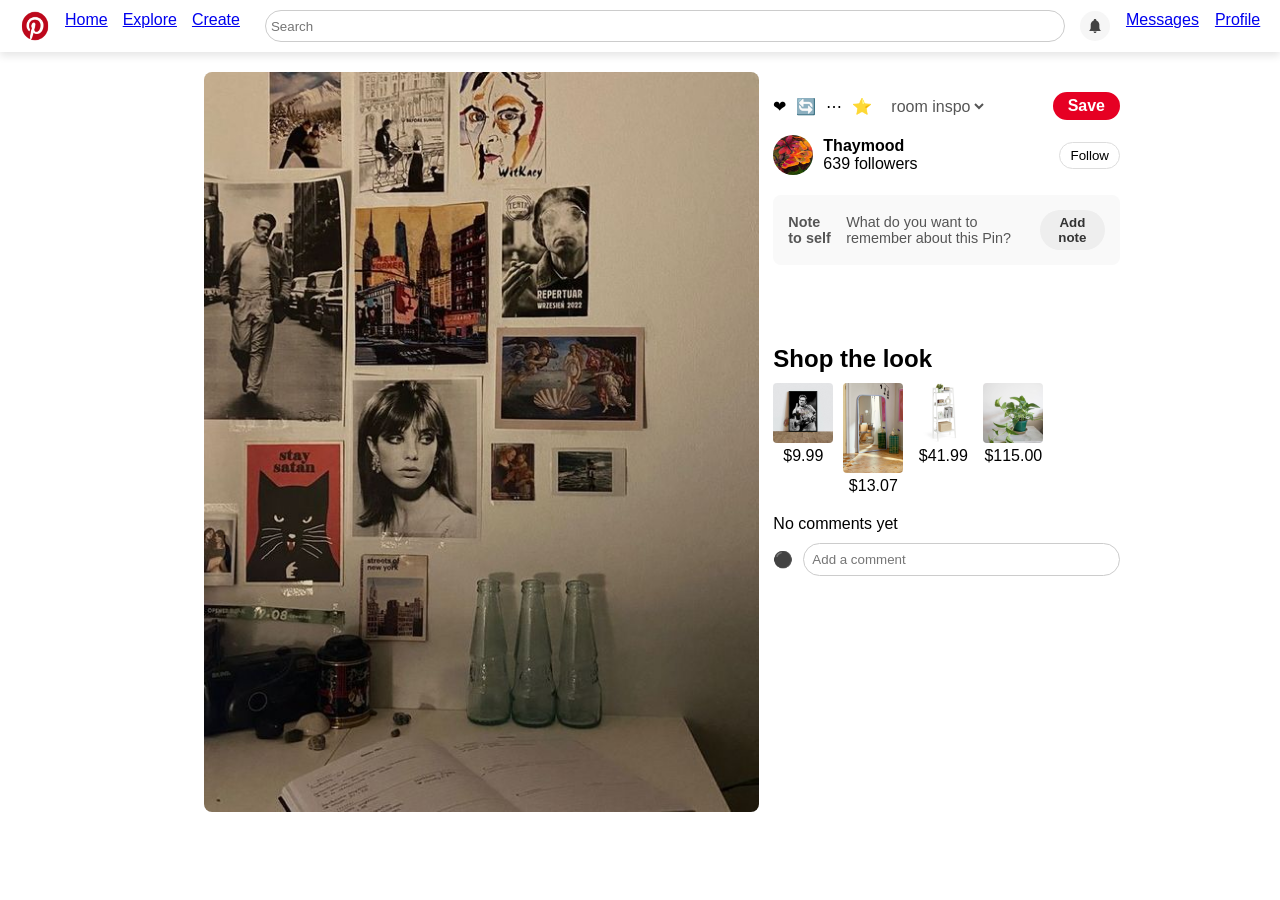
<file: pin page/index.html>
<!DOCTYPE html>
<html lang="en">
  <head>
    <meta charset="utf-8" />
    <title>Home</title>
    <link rel="stylesheet" type="text/css" href="index.css">
  </head>

<header> 
  <!-- Navigation Bar -->
    <nav class="navbar">
    <ul class="nav-links">
        <img class="logo" src="images/pinterest-logo.png">
        <li><a href="#">Home</a></li>
        <li><a href="#">Explore</a></li>
        <li><a href="#">Create</a></li>
    </ul>
    <div class="nav-icons"> 
    <input type="text" placeholder="Search" class="search-bar"/>
    <ul>
        <img src="images/bell-icon.jpeg" alt="notification-icon" class="notifs-icon">
        <li><a href="#">Messages</a></li>
        <li><a href="#">Profile</a></li>
    </ul>
    </div>
    </nav>
</header>

<body> 
  <!-- Main Content -->
  <div class="container">
    <!-- Pin Image Section -->
    <div class="pin-image-section">
      <img src="images/pinterest-pin.jpg" alt="Pin Image" class="pin-image">
      <!-- <div class="pin-icons">
        <span>❤</span>
        <span>🔄</span>
        <span>⋯</span>
      </div> -->
    </div>

    <!-- Pin Info Section -->
    <div class="pin-info-section">
     <div class="action-icons">
        <div class="icon">❤</div>
        <div class="icon">🔄</div>
        <div class="icon">⋯</div>
        <div class="icon">⭐</div>
        <select class="category-dropdown">
          <option>room inspo</option>
          <!-- Add more categories as options if needed -->
        </select> 
        <div class="save-button">Save</div>
      </div>
      
        <!-- User Info -->
        <div class="user-info">
          <img src="images/pin-profile-pic.jpg" alt="User Image" class="user-image">
          <div>
            <span class="user-name">Thaymood</span>
            <p>639 followers</p>
          </div>
          <button class="follow-button">Follow</button>
        </div>
      
        <!-- Note to Self Section -->
        <div class="note-to-self">
          <p><strong>Note to self</strong></p>
          <p>What do you want to remember about this Pin?</p>
          <button class="add-note-button">Add note</button>
        </div>


<!-- Shop the Look Section -->
      <h2>Shop the look</h2>
      <div class="shop-the-look">
        <div class="item"><img src="images/shop-item-1.png" alt="Item 1"><p>$9.99</p></div>
        <div class="item"><img src="images/shop-item-2.png" alt="Item 2"><p>$13.07</p></div>
        <div class="item"><img src="images/shop-item-3.png" alt="Item 3"><p>$41.99</p></div>
        <div class="item"><img src="images/shop-item-4.png" alt="Item 4"><p>$115.00</p></div>
      </div>

      <!-- Comments Section -->
      <div class="comments-section">
        <p>No comments yet</p>
        <div class="comment-box">
          <span>⚫</span>
          <input type="text" placeholder="Add a comment">
        </div>
      </div>
      </div>

    </div>
  </div>
</body>
</html>
</file>
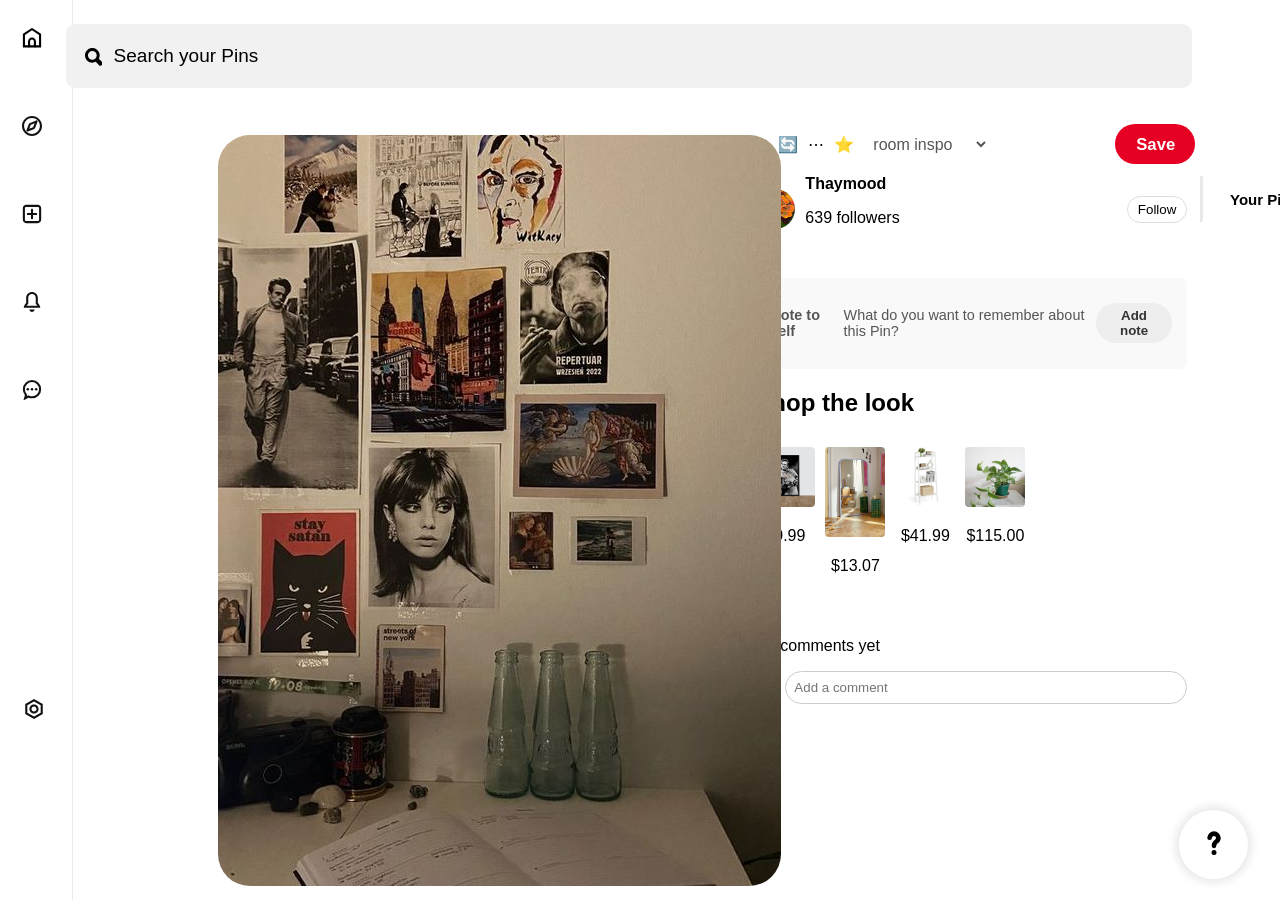
<file: my-app/static/index.html>
<!DOCTYPE html>
<html lang="en">
  <head>
    <meta charset="utf-8" />
    <title>Home</title>
    <link rel="stylesheet" type="text/css" href="css/pin.css">
    <script src="java/UseItForAllPages.js"></script>
  </head>
  <body> 
<header> 
  <!-- Navigation Bar -->
  <nav id="left_bar">
    <section>
        <ul>
            <li><button id= "home" onclick="setCookies()" type='button'> <div aria-label="Home" class="oy8 zI7 iyn Hsu" style="background-size:cover;background-image:url('data:image/svg+xml,<svg xmlns=&quot;http://www.w3.org/2000/svg&quot; width=&quot;30&quot; height=&quot;30&quot; viewBox=&quot;0 0 24 24&quot; fill=&quot;none&quot;><path fill-rule=&quot;evenodd&quot; clip-rule=&quot;evenodd&quot; d=&quot;M11.3217 0.307444C11.7345 0.0407477 12.2654 0.0407477 12.6782 0.307444L22.3616 6.56277C22.7181 6.79303 22.9334 7.1884 22.9334 7.61275V23.25H1.06653V7.61275C1.06653 7.1884 1.28181 6.79303 1.63826 6.56277L11.3217 0.307444ZM3.56653 8.2934V20.75H20.4334V8.2934L11.9999 2.84555L3.56653 8.2934Z&quot; fill=&quot;black&quot;/><path fill-rule=&quot;evenodd&quot; clip-rule=&quot;evenodd&quot; d=&quot;M14.25 16.0469V20.5H14.2344V23H16.75V16.0469C16.75 13.4235 14.6234 11.2969 12 11.2969C9.37665 11.2969 7.25 13.4235 7.25 16.0469V23H9.75V20.5V20.1094V16.0469C9.75 14.8042 10.7574 13.7969 12 13.7969C13.2426 13.7969 14.25 14.8042 14.25 16.0469Z&quot; fill=&quot;black&quot;/></svg>');height:20px;width:20px"></div></button></li>
            <li><button id= "go"> <div aria-label="Explore" class="oy8 zI7 iyn Hsu" style="background-size:cover;background-image:url('data:image/svg+xml,<svg width=&quot;20&quot; height=&quot;20&quot; viewBox=&quot;0 0 24 24&quot; fill=&quot;none&quot; xmlns=&quot;http://www.w3.org/2000/svg&quot;><g clip-path=&quot;url(%23clip0_449_32453)&quot;><path fill-rule=&quot;evenodd&quot; clip-rule=&quot;evenodd&quot; d=&quot;M12 21.5C17.2467 21.5 21.5 17.2467 21.5 12C21.5 6.75329 17.2467 2.5 12 2.5C6.75329 2.5 2.5 6.75329 2.5 12C2.5 17.2467 6.75329 21.5 12 21.5ZM12 24C18.6274 24 24 18.6274 24 12C24 5.37258 18.6274 0 12 0C5.37258 0 0 5.37258 0 12C0 18.6274 5.37258 24 12 24Z&quot; fill=&quot;%23111111&quot;/><path fill-rule=&quot;evenodd&quot; clip-rule=&quot;evenodd&quot; d=&quot;M18.3839 5.61609C18.7375 5.96967 18.8463 6.49995 18.6606 6.96423L15.7439 14.2561C15.7415 14.2624 15.739 14.2687 15.7365 14.275C15.4315 15.0368 14.8232 15.6361 14.0591 15.9306L6.94891 18.6666C6.48783 18.844 5.9655 18.7332 5.61615 18.3839C5.2668 18.0346 5.15597 17.5123 5.33336 17.0512L8.06803 9.94284C8.36219 9.17808 8.96156 8.56859 9.72491 8.26414L17.0357 5.33943C17.5 5.15369 18.0303 5.26252 18.3839 5.61609ZM13.4115 13.3556C13.4126 13.3531 13.4136 13.3505 13.4146 13.3479L15.2561 8.74398L10.6512 10.5862C10.5376 10.6315 10.4466 10.7228 10.4014 10.8402L8.67684 15.323L13.1601 13.5978C13.2734 13.5541 13.364 13.4666 13.4115 13.3556Z&quot; fill=&quot;%23111111&quot;/></g><defs><clipPath id=&quot;clip0_449_32453&quot;><rect width=&quot;24&quot; height=&quot;24&quot; fill=&quot;white&quot;/></clipPath></defs></svg>');height:20px;width:20px"></div></button></li>
            <li><button id= "add"> <div aria-label="Create" class="oy8 zI7 iyn Hsu" style="background-size:cover;background-image:url('data:image/svg+xml,<svg width=&quot;20&quot; height=&quot;20&quot; viewBox=&quot;0 0 24 24&quot; fill=&quot;none&quot; xmlns=&quot;http://www.w3.org/2000/svg&quot;><path fill-rule=&quot;evenodd&quot; clip-rule=&quot;evenodd&quot; d=&quot;M19 3.5H5C4.17157 3.5 3.5 4.17157 3.5 5V19C3.5 19.8284 4.17157 20.5 5 20.5H19C19.8284 20.5 20.5 19.8284 20.5 19V5C20.5 4.17157 19.8284 3.5 19 3.5ZM5 1C2.79086 1 1 2.79086 1 5V19C1 21.2091 2.79086 23 5 23H19C21.2091 23 23 21.2091 23 19V5C23 2.79086 21.2091 1 19 1H5Z&quot; fill=&quot;%23111111&quot;/><path d=&quot;M13.25 7C13.25 6.30964 12.6904 5.75 12 5.75C11.3096 5.75 10.75 6.30964 10.75 7V10.75H7C6.30964 10.75 5.75 11.3096 5.75 12C5.75 12.6904 6.30964 13.25 7 13.25H10.75V17C10.75 17.6904 11.3096 18.25 12 18.25C12.6904 18.25 13.25 17.6904 13.25 17V13.25H17C17.6904 13.25 18.25 12.6904 18.25 12C18.25 11.3096 17.6904 10.75 17 10.75H13.25V7Z&quot; fill=&quot;%23111111&quot;/></svg>');height:20px;width:20px"></div></button></li>
            <li><button id= "noti"> <div class="oy8 zI7 iyn Hsu" style="background-size: cover; background-image: url(&quot;data:image/svg+xml,<svg width=\&quot;20\&quot; height=\&quot;20\&quot; viewBox=\&quot;0 0 24 24\&quot; fill=\&quot;none\&quot; xmlns=\&quot;http://www.w3.org/2000/svg\&quot;><path fill-rule=\&quot;evenodd\&quot; clip-rule=\&quot;evenodd\&quot; d=\&quot;M16.5 14.227V7C16.5 4.51471 14.4853 2.5 12 2.5C9.51471 2.5 7.5 4.51471 7.5 7V14.227L6.73561 14.9643C6.26116 15.422 5.84638 15.9379 5.5032 16.5H18.4968C18.1536 15.9379 17.7388 15.422 17.2644 14.9643L16.5 14.227ZM21.3013 16.5C21.6365 17.2867 21.8745 18.1248 22 19H2C2.12546 18.1248 2.36354 17.2867 2.69865 16.5C3.23694 15.2362 4.0256 14.1049 5 13.165V7C5 3.134 8.134 0 12 0C15.866 0 19 3.134 19 7V13.165C19.9744 14.1049 20.7631 15.2362 21.3013 16.5ZM15 20.9998H9C9 21.1702 9.01421 21.3373 9.0415 21.5C9.18134 22.3334 9.66468 23.0501 10.341 23.4998C10.8161 23.8157 11.3866 23.9998 12 23.9998C12.6134 23.9998 13.1839 23.8157 13.659 23.4998C14.3353 23.0501 14.8187 22.3334 14.9585 21.5C14.9858 21.3373 15 21.1702 15 20.9998Z\&quot; fill=\&quot;%23111111\&quot;/></svg>&quot;); height: 20px; width: 20px;"></div></button></li>
            <li><button id= "chat"> <div class="oy8 zI7 iyn Hsu" style="background-size: cover; background-image: url(&quot;data:image/svg+xml,<svg width=\&quot;20\&quot; height=\&quot;20\&quot; viewBox=\&quot;0 0 24 24\&quot; fill=\&quot;none\&quot; xmlns=\&quot;http://www.w3.org/2000/svg\&quot;><g clip-path=\&quot;url(%23clip0_800_18532)\&quot;><rect width=\&quot;24\&quot; height=\&quot;24\&quot; fill=\&quot;none\&quot;/><path d=\&quot;M4.6831 18.2737L4.84947 17.6551L4.44456 17.1588C3.07314 15.4778 2.25 13.3365 2.25 11C2.25 5.61536 6.61536 1.25 12 1.25C17.3846 1.25 21.75 5.61536 21.75 11C21.75 16.3846 17.3846 20.75 12 20.75C10.6917 20.75 9.44625 20.4881 8.30368 20.0202L7.75509 19.7956L7.23401 20.0782L3.67907 22.0065L4.6831 18.2737Z\&quot; stroke=\&quot;%23111111\&quot; stroke-width=\&quot;2.5\&quot;/><circle cx=\&quot;6.99219\&quot; cy=\&quot;11.0078\&quot; r=\&quot;1.5\&quot; fill=\&quot;%23111111\&quot;/><path d=\&quot;M13.4961 11.0078C13.4961 11.8362 12.8245 12.5078 11.9961 12.5078C11.1677 12.5078 10.4961 11.8362 10.4961 11.0078C10.4961 10.1794 11.1677 9.50781 11.9961 9.50781C12.8245 9.50781 13.4961 10.1794 13.4961 11.0078Z\&quot; fill=\&quot;%23111111\&quot;/><circle cx=\&quot;17\&quot; cy=\&quot;11.0078\&quot; r=\&quot;1.5\&quot; fill=\&quot;%23111111\&quot;/></g><defs><clipPath id=\&quot;clip0_800_18532\&quot;><rect width=\&quot;24\&quot; height=\&quot;24\&quot; fill=\&quot;white\&quot;/></clipPath></defs></svg>&quot;); height: 20px; width: 20px;"></div></button></li>
        
        </ul>

        <button id="set"><div aria-label="More options" class="oy8 zI7 iyn Hsu" style="background-size:cover;background-image:url('data:image/svg+xml,<svg width=&quot;20&quot; height=&quot;20&quot; viewBox=&quot;0 0 24 24&quot; fill=&quot;none&quot; xmlns=&quot;http://www.w3.org/2000/svg&quot;><g clip-path=&quot;url(%23clip0_449_32461)&quot;><path fill-rule=&quot;evenodd&quot; clip-rule=&quot;evenodd&quot; d=&quot;M4 7.45081V16.5492L12 21.1206L20 16.5492V7.45081L12 2.87938L4 7.45081ZM12 0L1.5 6V18L12 24L22.5 18V6L12 0Z&quot; fill=&quot;%23111111&quot;/><path fill-rule=&quot;evenodd&quot; clip-rule=&quot;evenodd&quot; d=&quot;M12 9C10.3431 9 9 10.3431 9 12C9 13.6569 10.3431 15 12 15C13.6569 15 15 13.6569 15 12C15 10.3431 13.6569 9 12 9ZM6.5 12C6.5 8.96243 8.96243 6.5 12 6.5C15.0376 6.5 17.5 8.96243 17.5 12C17.5 15.0376 15.0376 17.5 12 17.5C8.96243 17.5 6.5 15.0376 6.5 12Z&quot; fill=&quot;%23111111&quot;/></g><defs><clipPath id=&quot;clip0_449_32461&quot;><rect width=&quot;24&quot; height=&quot;24&quot; fill=&quot;white&quot;/></clipPath></defs></svg>');height:20px;width:20px"></div></button>
    </section>
</nav>


<nav id="search">

  <section>
      <input type ="text"/>
      <svg id="si" aria-hidden="true" aria-label="" class="BNH gUZ U9O kVc" height="20" role="img" viewBox="0 0 24 24" width="20"><path d="M10 16a6 6 0 1 1 .01-12.01A6 6 0 0 1 10 16m13.12 2.88-4.26-4.26a10 10 0 1 0-4.24 4.24l4.26 4.26a3 3 0 1 0 4.24-4.24"></path></svg>
      <a>Search your Pins </a>

      <div id="block1">
          <button id="yours">Your Pins</button> 
          <button id="drop1b"><svg id="drop1" aria-hidden="true" aria-label="" class="BNH gUZ U9O kVc" height="12" role="img" viewBox="0 0 24 24" width="12"><path d="M20.16 6.65 12 14.71 3.84 6.65a2.27 2.27 0 0 0-3.18 0 2.2 2.2 0 0 0 0 3.15L12 21 23.34 9.8a2.2 2.2 0 0 0 0-3.15 2.26 2.26 0 0 0-3.18 0"></path></svg></button>
      </div>

    </section>

    <div id="sub">
        <a id="pfp2i" href="profile.html"> <img id="pfp2" src = "assets/pfp.png" alt="user pfp" /></a>
        <button><svg id="drop2" aria-hidden="true" aria-label="" class="BNH gUZ U9O kVc" height="12" role="img" viewBox="0 0 24 24" width="12"><path d="M20.16 6.65 12 14.71 3.84 6.65a2.27 2.27 0 0 0-3.18 0 2.2 2.2 0 0 0 0 3.15L12 21 23.34 9.8a2.2 2.2 0 0 0 0-3.15 2.26 2.26 0 0 0-3.18 0"></path></svg></button>

    </div>

</nav>

<button id="question"> <svg aria-hidden="true" aria-label="" class="Uvi gUZ U9O kVc" height="24" role="img" viewBox="0 0 24 24" width="24"><path d="M14.5 21.5a2.5 2.5 0 1 1-5 0 2.5 2.5 0 0 1 5 0m4.25-14.75a6.7 6.7 0 0 1-3.26 5.78c-.46.26-1.14 1.33-1.14 2.34a2.35 2.35 0 1 1-4.7 0c0-2.55 1.47-5.25 3.5-6.41.45-.26.9-.93.9-1.71a2.06 2.06 0 0 0-4.1 0 2.35 2.35 0 1 1-4.7 0 6.76 6.76 0 0 1 13.5 0"></path></svg></button>






</header>

<section id="pin-image">
    <!-- Pin Image Section -->
    <!-- <div class="pin-image-section"> -->
      <img id="realimage" src="images/pinterest-pin.jpg" alt="Pin Image" class="pin-image">
    <!-- </div> -->
</section>



    <!-- Pin Info Section -->

<section id="info-section">
    <div class="pin-info-section">
     <div class="action-icons">
        <div class="icon">❤</div>
        <div class="icon">🔄</div>
        <div class="icon">⋯</div>
        <div class="icon">⭐</div>
        <select class="category-dropdown">
          <option>room inspo</option>
          <option>outfit inspo</option>
          <option>birthday ideas</option>
          <option>jewelry inspo</option>
          <!-- Add more categories as options if needed -->
        </select> 
        <button class="save-button" onclick='setCookies()' type="button">Save</button>
      </div>
      
        <!-- User Info -->
        <div class="user-info">
          <img src="images/pin-profile-pic.jpg" alt="User Image" class="user-image">
          <div>
            <span class="user-name">Thaymood</span>
            <p>639 followers</p>
          </div>
          <button class="follow-button">Follow</button>
        </div>
      
        <!-- Note to Self Section -->
        <div class="note-to-self">
          <p><strong>Note to self</strong></p>
          <p>What do you want to remember about this Pin?</p>
          <button class="add-note-button">Add note</button>
        </div>

<!-- Shop the Look Section -->
      <h2>Shop the look</h2>
      <div class="shop-the-look">
        <div class="item"><img src="images/shop-item-1.png" alt="Item 1"><p>$9.99</p></div>
        <div class="item"><img src="images/shop-item-2.png" alt="Item 2"><p>$13.07</p></div>
        <div class="item"><img src="images/shop-item-3.png" alt="Item 3"><p>$41.99</p></div>
        <div class="item"><img src="images/shop-item-4.png" alt="Item 4"><p>$115.00</p></div>
      </div>

      <!-- Comments Section -->
      <div class="comments-section">
        <p>No comments yet</p>
        <div class="comment-box">
          <span>⚫</span>
          <input type="text" placeholder="Add a comment">
        </div>
      </div>
      </div>
</section>

</body>
</html>
</file>
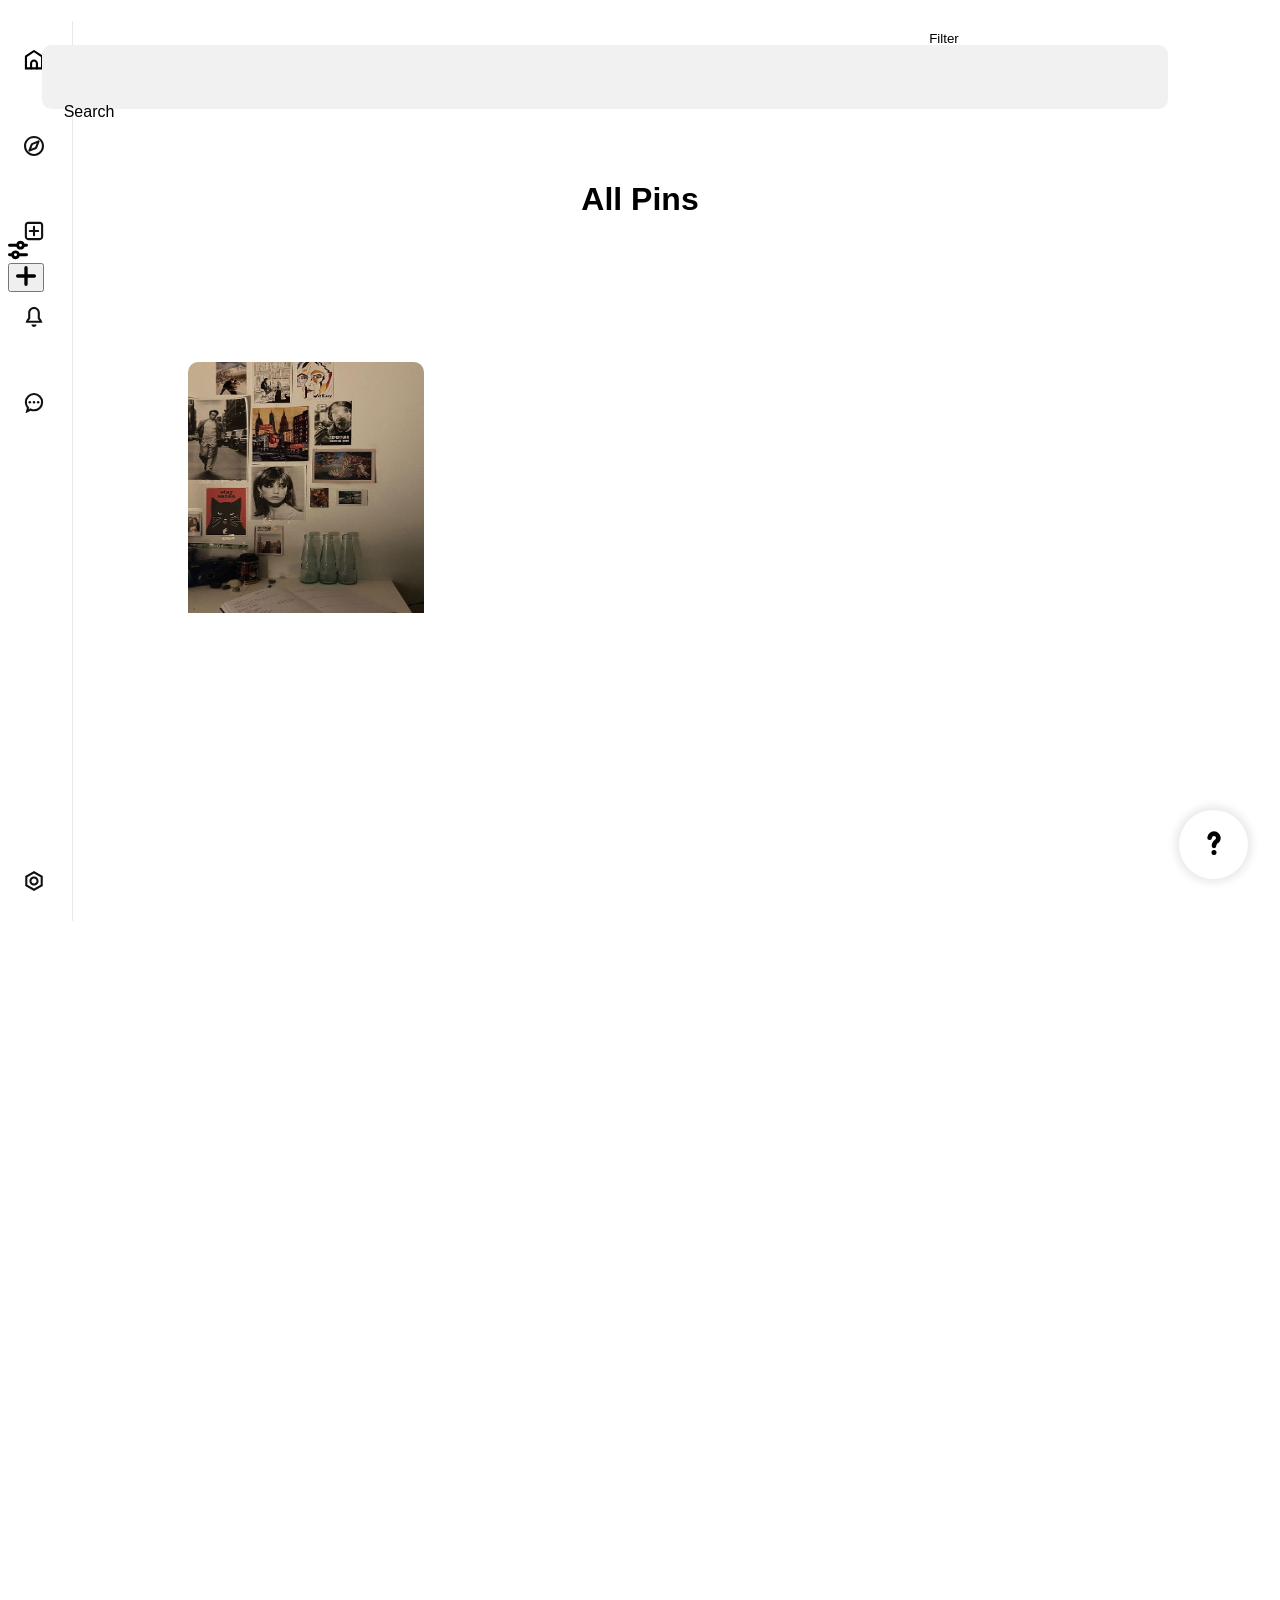
<file: savedpins.html>
<!DOCTYPE html>
<html lang="en">
<head>
    <meta charset="UTF-8">
    <meta name="viewport" content="width=device-width, initial-scale=1.0">
    <title>Saved Pins</title>
    <link rel="stylesheet" href="https://cdnjs.cloudflare.com/ajax/libs/font-awesome/6.6.0/css/all.min.css" integrity="sha512-Kc323vGBEqzTmouAECnVceyQqyqdsSiqLQISBL29aUW4U/M7pSPA/gEUZQqv1cwx4OnYxTxve5UMg5GT6L4JJg==" crossorigin="anonymous" referrerpolicy="no-referrer" />
    <link rel="stylesheet" href="https://fonts.googleapis.com/css2?family=Material+Symbols+Outlined:opsz,wght,FILL,GRAD@20..48,100..700,0..1,-50..200&icon_names=search" />
    <link rel="stylesheet" type="text/css" href="css\savedpins.css">
    <script src="java\savedpins.js"></script>

</head>

<header>
    <nav id="left_bar">
        <section>
            <ul>
                <li><button> <div aria-label="Home" class="oy8 zI7 iyn Hsu" style="background-size:cover;background-image:url('data:image/svg+xml,<svg xmlns=&quot;http://www.w3.org/2000/svg&quot; width=&quot;30&quot; height=&quot;30&quot; viewBox=&quot;0 0 24 24&quot; fill=&quot;none&quot;><path fill-rule=&quot;evenodd&quot; clip-rule=&quot;evenodd&quot; d=&quot;M11.3217 0.307444C11.7345 0.0407477 12.2654 0.0407477 12.6782 0.307444L22.3616 6.56277C22.7181 6.79303 22.9334 7.1884 22.9334 7.61275V23.25H1.06653V7.61275C1.06653 7.1884 1.28181 6.79303 1.63826 6.56277L11.3217 0.307444ZM3.56653 8.2934V20.75H20.4334V8.2934L11.9999 2.84555L3.56653 8.2934Z&quot; fill=&quot;black&quot;/><path fill-rule=&quot;evenodd&quot; clip-rule=&quot;evenodd&quot; d=&quot;M14.25 16.0469V20.5H14.2344V23H16.75V16.0469C16.75 13.4235 14.6234 11.2969 12 11.2969C9.37665 11.2969 7.25 13.4235 7.25 16.0469V23H9.75V20.5V20.1094V16.0469C9.75 14.8042 10.7574 13.7969 12 13.7969C13.2426 13.7969 14.25 14.8042 14.25 16.0469Z&quot; fill=&quot;black&quot;/></svg>');height:20px;width:20px"></div></button></li>
                <li><button> <div aria-label="Explore" class="oy8 zI7 iyn Hsu" style="background-size:cover;background-image:url('data:image/svg+xml,<svg width=&quot;20&quot; height=&quot;20&quot; viewBox=&quot;0 0 24 24&quot; fill=&quot;none&quot; xmlns=&quot;http://www.w3.org/2000/svg&quot;><g clip-path=&quot;url(%23clip0_449_32453)&quot;><path fill-rule=&quot;evenodd&quot; clip-rule=&quot;evenodd&quot; d=&quot;M12 21.5C17.2467 21.5 21.5 17.2467 21.5 12C21.5 6.75329 17.2467 2.5 12 2.5C6.75329 2.5 2.5 6.75329 2.5 12C2.5 17.2467 6.75329 21.5 12 21.5ZM12 24C18.6274 24 24 18.6274 24 12C24 5.37258 18.6274 0 12 0C5.37258 0 0 5.37258 0 12C0 18.6274 5.37258 24 12 24Z&quot; fill=&quot;%23111111&quot;/><path fill-rule=&quot;evenodd&quot; clip-rule=&quot;evenodd&quot; d=&quot;M18.3839 5.61609C18.7375 5.96967 18.8463 6.49995 18.6606 6.96423L15.7439 14.2561C15.7415 14.2624 15.739 14.2687 15.7365 14.275C15.4315 15.0368 14.8232 15.6361 14.0591 15.9306L6.94891 18.6666C6.48783 18.844 5.9655 18.7332 5.61615 18.3839C5.2668 18.0346 5.15597 17.5123 5.33336 17.0512L8.06803 9.94284C8.36219 9.17808 8.96156 8.56859 9.72491 8.26414L17.0357 5.33943C17.5 5.15369 18.0303 5.26252 18.3839 5.61609ZM13.4115 13.3556C13.4126 13.3531 13.4136 13.3505 13.4146 13.3479L15.2561 8.74398L10.6512 10.5862C10.5376 10.6315 10.4466 10.7228 10.4014 10.8402L8.67684 15.323L13.1601 13.5978C13.2734 13.5541 13.364 13.4666 13.4115 13.3556Z&quot; fill=&quot;%23111111&quot;/></g><defs><clipPath id=&quot;clip0_449_32453&quot;><rect width=&quot;24&quot; height=&quot;24&quot; fill=&quot;white&quot;/></clipPath></defs></svg>');height:20px;width:20px"></div></button></li>
                <li><button> <div aria-label="Create" class="oy8 zI7 iyn Hsu" style="background-size:cover;background-image:url('data:image/svg+xml,<svg width=&quot;20&quot; height=&quot;20&quot; viewBox=&quot;0 0 24 24&quot; fill=&quot;none&quot; xmlns=&quot;http://www.w3.org/2000/svg&quot;><path fill-rule=&quot;evenodd&quot; clip-rule=&quot;evenodd&quot; d=&quot;M19 3.5H5C4.17157 3.5 3.5 4.17157 3.5 5V19C3.5 19.8284 4.17157 20.5 5 20.5H19C19.8284 20.5 20.5 19.8284 20.5 19V5C20.5 4.17157 19.8284 3.5 19 3.5ZM5 1C2.79086 1 1 2.79086 1 5V19C1 21.2091 2.79086 23 5 23H19C21.2091 23 23 21.2091 23 19V5C23 2.79086 21.2091 1 19 1H5Z&quot; fill=&quot;%23111111&quot;/><path d=&quot;M13.25 7C13.25 6.30964 12.6904 5.75 12 5.75C11.3096 5.75 10.75 6.30964 10.75 7V10.75H7C6.30964 10.75 5.75 11.3096 5.75 12C5.75 12.6904 6.30964 13.25 7 13.25H10.75V17C10.75 17.6904 11.3096 18.25 12 18.25C12.6904 18.25 13.25 17.6904 13.25 17V13.25H17C17.6904 13.25 18.25 12.6904 18.25 12C18.25 11.3096 17.6904 10.75 17 10.75H13.25V7Z&quot; fill=&quot;%23111111&quot;/></svg>');height:20px;width:20px"></div></a></li>
                <li><button> <div class="oy8 zI7 iyn Hsu" style="background-size: cover; background-image: url(&quot;data:image/svg+xml,<svg width=\&quot;20\&quot; height=\&quot;20\&quot; viewBox=\&quot;0 0 24 24\&quot; fill=\&quot;none\&quot; xmlns=\&quot;http://www.w3.org/2000/svg\&quot;><path fill-rule=\&quot;evenodd\&quot; clip-rule=\&quot;evenodd\&quot; d=\&quot;M16.5 14.227V7C16.5 4.51471 14.4853 2.5 12 2.5C9.51471 2.5 7.5 4.51471 7.5 7V14.227L6.73561 14.9643C6.26116 15.422 5.84638 15.9379 5.5032 16.5H18.4968C18.1536 15.9379 17.7388 15.422 17.2644 14.9643L16.5 14.227ZM21.3013 16.5C21.6365 17.2867 21.8745 18.1248 22 19H2C2.12546 18.1248 2.36354 17.2867 2.69865 16.5C3.23694 15.2362 4.0256 14.1049 5 13.165V7C5 3.134 8.134 0 12 0C15.866 0 19 3.134 19 7V13.165C19.9744 14.1049 20.7631 15.2362 21.3013 16.5ZM15 20.9998H9C9 21.1702 9.01421 21.3373 9.0415 21.5C9.18134 22.3334 9.66468 23.0501 10.341 23.4998C10.8161 23.8157 11.3866 23.9998 12 23.9998C12.6134 23.9998 13.1839 23.8157 13.659 23.4998C14.3353 23.0501 14.8187 22.3334 14.9585 21.5C14.9858 21.3373 15 21.1702 15 20.9998Z\&quot; fill=\&quot;%23111111\&quot;/></svg>&quot;); height: 20px; width: 20px;"></div></button></li>
                <li><button> <div class="oy8 zI7 iyn Hsu" style="background-size: cover; background-image: url(&quot;data:image/svg+xml,<svg width=\&quot;20\&quot; height=\&quot;20\&quot; viewBox=\&quot;0 0 24 24\&quot; fill=\&quot;none\&quot; xmlns=\&quot;http://www.w3.org/2000/svg\&quot;><g clip-path=\&quot;url(%23clip0_800_18532)\&quot;><rect width=\&quot;24\&quot; height=\&quot;24\&quot; fill=\&quot;none\&quot;/><path d=\&quot;M4.6831 18.2737L4.84947 17.6551L4.44456 17.1588C3.07314 15.4778 2.25 13.3365 2.25 11C2.25 5.61536 6.61536 1.25 12 1.25C17.3846 1.25 21.75 5.61536 21.75 11C21.75 16.3846 17.3846 20.75 12 20.75C10.6917 20.75 9.44625 20.4881 8.30368 20.0202L7.75509 19.7956L7.23401 20.0782L3.67907 22.0065L4.6831 18.2737Z\&quot; stroke=\&quot;%23111111\&quot; stroke-width=\&quot;2.5\&quot;/><circle cx=\&quot;6.99219\&quot; cy=\&quot;11.0078\&quot; r=\&quot;1.5\&quot; fill=\&quot;%23111111\&quot;/><path d=\&quot;M13.4961 11.0078C13.4961 11.8362 12.8245 12.5078 11.9961 12.5078C11.1677 12.5078 10.4961 11.8362 10.4961 11.0078C10.4961 10.1794 11.1677 9.50781 11.9961 9.50781C12.8245 9.50781 13.4961 10.1794 13.4961 11.0078Z\&quot; fill=\&quot;%23111111\&quot;/><circle cx=\&quot;17\&quot; cy=\&quot;11.0078\&quot; r=\&quot;1.5\&quot; fill=\&quot;%23111111\&quot;/></g><defs><clipPath id=\&quot;clip0_800_18532\&quot;><rect width=\&quot;24\&quot; height=\&quot;24\&quot; fill=\&quot;white\&quot;/></clipPath></defs></svg>&quot;); height: 20px; width: 20px;"></div></button></li>
        
            </ul>

            <button id="set"><div aria-label="More options" class="oy8 zI7 iyn Hsu" style="background-size:cover;background-image:url('data:image/svg+xml,<svg width=&quot;20&quot; height=&quot;20&quot; viewBox=&quot;0 0 24 24&quot; fill=&quot;none&quot; xmlns=&quot;http://www.w3.org/2000/svg&quot;><g clip-path=&quot;url(%23clip0_449_32461)&quot;><path fill-rule=&quot;evenodd&quot; clip-rule=&quot;evenodd&quot; d=&quot;M4 7.45081V16.5492L12 21.1206L20 16.5492V7.45081L12 2.87938L4 7.45081ZM12 0L1.5 6V18L12 24L22.5 18V6L12 0Z&quot; fill=&quot;%23111111&quot;/><path fill-rule=&quot;evenodd&quot; clip-rule=&quot;evenodd&quot; d=&quot;M12 9C10.3431 9 9 10.3431 9 12C9 13.6569 10.3431 15 12 15C13.6569 15 15 13.6569 15 12C15 10.3431 13.6569 9 12 9ZM6.5 12C6.5 8.96243 8.96243 6.5 12 6.5C15.0376 6.5 17.5 8.96243 17.5 12C17.5 15.0376 15.0376 17.5 12 17.5C8.96243 17.5 6.5 15.0376 6.5 12Z&quot; fill=&quot;%23111111&quot;/></g><defs><clipPath id=&quot;clip0_449_32461&quot;><rect width=&quot;24&quot; height=&quot;24&quot; fill=&quot;white&quot;/></clipPath></defs></svg>');height:20px;width:20px"></div></button>
        </section>
    </nav>

    <nav id="search">

        <section>
            <input type ="text">
            <svg id="si" aria-hidden="true" aria-label="" class="BNH gUZ U9O kVc" height="20" role="img" viewBox="0 0 24 24" width="20"><path d="M10 16a6 6 0 1 1 .01-12.01A6 6 0 0 1 10 16m13.12 2.88-4.26-4.26a10 10 0 1 0-4.24 4.24l4.26 4.26a3 3 0 1 0 4.24-4.24"></path></svg>
            <a>Search</a>
        
            <!-- <div id="block1">
                <button id="yours">Your Pins</button> 
                <button id="drop1b"><svg id="drop1" aria-hidden="true" aria-label="" class="BNH gUZ U9O kVc" height="12" role="img" viewBox="0 0 24 24" width="12"><path d="M20.16 6.65 12 14.71 3.84 6.65a2.27 2.27 0 0 0-3.18 0 2.2 2.2 0 0 0 0 3.15L12 21 23.34 9.8a2.2 2.2 0 0 0 0-3.15 2.26 2.26 0 0 0-3.18 0"></path></svg></button>
            </div> -->

        </section>

        <div id="sub">
            <button id="pfp2i"><img id="pfp2" src = "assets\pfp.png" alt="user pfp"/><a href="profile.html"></a></button>
            <button><svg id="drop2" aria-hidden="true" aria-label="" class="BNH gUZ U9O kVc" height="12" role="img" viewBox="0 0 24 24" width="12"><path d="M20.16 6.65 12 14.71 3.84 6.65a2.27 2.27 0 0 0-3.18 0 2.2 2.2 0 0 0 0 3.15L12 21 23.34 9.8a2.2 2.2 0 0 0 0-3.15 2.26 2.26 0 0 0-3.18 0"></path></svg></button>
        </div>

        <!-- Dropdown -->
        <div class="dropdown">
            <button onClick="myfunction()">Filter</button>
        <div id="mydropdown" class="content">
            <id="myInput" onkeyup="filterfunction()">
            <a href = "#">All Pins</a>
            <a href= "#">Your Pins</a>
        </div>
        </div>

    </nav>
</header>

<button id="question"> <svg aria-hidden="true" aria-label="" class="Uvi gUZ U9O kVc" height="24" role="img" viewBox="0 0 24 24" width="24"><path d="M14.5 21.5a2.5 2.5 0 1 1-5 0 2.5 2.5 0 0 1 5 0m4.25-14.75a6.7 6.7 0 0 1-3.26 5.78c-.46.26-1.14 1.33-1.14 2.34a2.35 2.35 0 1 1-4.7 0c0-2.55 1.47-5.25 3.5-6.41.45-.26.9-.93.9-1.71a2.06 2.06 0 0 0-4.1 0 2.35 2.35 0 1 1-4.7 0 6.76 6.76 0 0 1 13.5 0"></path></svg></button>

<div class="title">
    <h1>All Pins</h1>
    <div class="view">
        <button aria-label="Organize" div class="stancom">
            <svg aria-hidden="true" height="20" role="img" viewbox="0 0 24 24" width="20">
                <path d="M9 19.5A1.75 1.75 0 1 1 9 16a1.75 1.75 0 0 1 0 3.5M22.25 16h-8.32a5.24 5.24 0 0 0-9.86 0H1.75a1.75 1.75 0 0 0 0 3.5h2.32a5.24 5.24 0 0 0 9.86 0h8.32a1.75 1.75 0 0 0 0-3.5M15 4.5A1.75 1.75 0 1 1 15 8a1.75 1.75 0 0 1 0-3.5M1.75 8h8.32a5.24 5.24 0 0 0 9.86 0h2.32a1.75 1.75 0 0 0 0-3.5h-2.32a5.24 5.24 0 0 0-9.86 0H1.75a1.75 1.75 0 0 0 0 3.5"></path>
            </svg>
        </button>
        <button aria-label="Create a Pin" div class="create">
            <svg aria-hidden="true" height="20" role="img" viewbox="0 0 24 24" width="20">
                <path d="M22 10h-8V2a2 2 0 0 0-4 0v8H2a2 2 0 0 0 0 4h8v8a2 2 0 0 0 4 0v-8h8a2 2 0 0 0 0-4"></path>
            </svg>
        </button>
    </div>
</div>


<body>
    <main>
        <!-- <nav>
            <ul>
                <li><a href=""><img src="assets\pfp.png" alt="Your Profile" class="profile"></a></li>
            </ul>
        </nav> -->

        <!-- Content of Saved Pins -->
        <div id="feed">
            <a href="pin page\index.html" target="_blank"><img src="pin page\images\pinterest-pin.jpg" fetchpriority="auto" loading="auto" style="padding-bottom: 106.356%; width: 236px; height: 251px"></a>
        </div>
    </main>
</body>
</html>
</file>
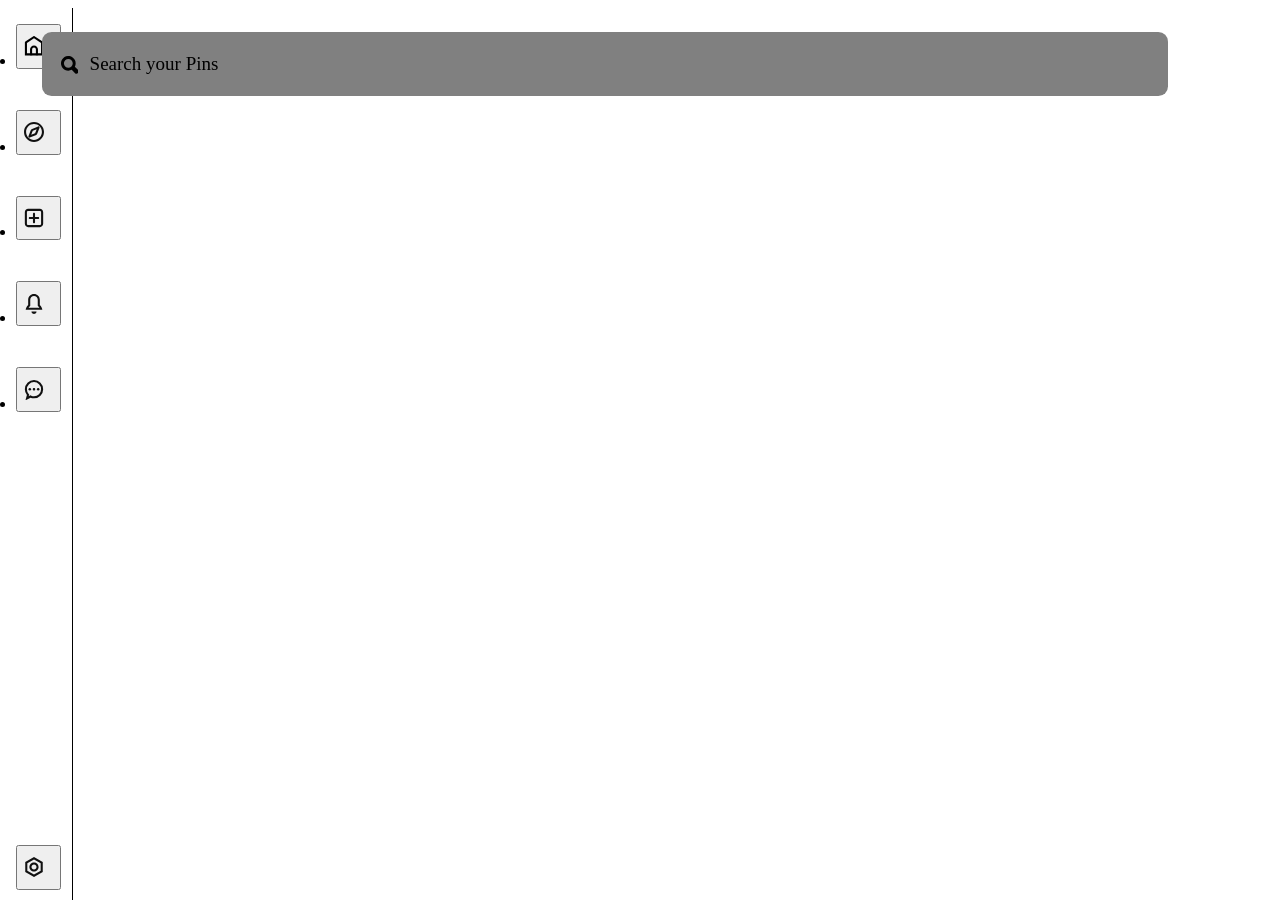
<file: test.html>
<!DOCTYPE html>
<html lang="en">
<head>
    <meta charset="UTF-8">
    <meta name="viewport" content="width=device-width, initial-scale=1.0">
    <title>Document</title>
    <link rel="stylesheet" type="text/css" href="test.css">
</head>
<body>

    <nav id="left_bar">
        <section>
            <ul>
                <li><button id= "home" onclick="setCookies()" type='button'> <div aria-label="Home" class="oy8 zI7 iyn Hsu" style="background-size:cover;background-image:url('data:image/svg+xml,<svg xmlns=&quot;http://www.w3.org/2000/svg&quot; width=&quot;30&quot; height=&quot;30&quot; viewBox=&quot;0 0 24 24&quot; fill=&quot;none&quot;><path fill-rule=&quot;evenodd&quot; clip-rule=&quot;evenodd&quot; d=&quot;M11.3217 0.307444C11.7345 0.0407477 12.2654 0.0407477 12.6782 0.307444L22.3616 6.56277C22.7181 6.79303 22.9334 7.1884 22.9334 7.61275V23.25H1.06653V7.61275C1.06653 7.1884 1.28181 6.79303 1.63826 6.56277L11.3217 0.307444ZM3.56653 8.2934V20.75H20.4334V8.2934L11.9999 2.84555L3.56653 8.2934Z&quot; fill=&quot;black&quot;/><path fill-rule=&quot;evenodd&quot; clip-rule=&quot;evenodd&quot; d=&quot;M14.25 16.0469V20.5H14.2344V23H16.75V16.0469C16.75 13.4235 14.6234 11.2969 12 11.2969C9.37665 11.2969 7.25 13.4235 7.25 16.0469V23H9.75V20.5V20.1094V16.0469C9.75 14.8042 10.7574 13.7969 12 13.7969C13.2426 13.7969 14.25 14.8042 14.25 16.0469Z&quot; fill=&quot;black&quot;/></svg>');height:20px;width:20px"></div></button></li>
                <li><button id= "go"> <div aria-label="Explore" class="oy8 zI7 iyn Hsu" style="background-size:cover;background-image:url('data:image/svg+xml,<svg width=&quot;20&quot; height=&quot;20&quot; viewBox=&quot;0 0 24 24&quot; fill=&quot;none&quot; xmlns=&quot;http://www.w3.org/2000/svg&quot;><g clip-path=&quot;url(%23clip0_449_32453)&quot;><path fill-rule=&quot;evenodd&quot; clip-rule=&quot;evenodd&quot; d=&quot;M12 21.5C17.2467 21.5 21.5 17.2467 21.5 12C21.5 6.75329 17.2467 2.5 12 2.5C6.75329 2.5 2.5 6.75329 2.5 12C2.5 17.2467 6.75329 21.5 12 21.5ZM12 24C18.6274 24 24 18.6274 24 12C24 5.37258 18.6274 0 12 0C5.37258 0 0 5.37258 0 12C0 18.6274 5.37258 24 12 24Z&quot; fill=&quot;%23111111&quot;/><path fill-rule=&quot;evenodd&quot; clip-rule=&quot;evenodd&quot; d=&quot;M18.3839 5.61609C18.7375 5.96967 18.8463 6.49995 18.6606 6.96423L15.7439 14.2561C15.7415 14.2624 15.739 14.2687 15.7365 14.275C15.4315 15.0368 14.8232 15.6361 14.0591 15.9306L6.94891 18.6666C6.48783 18.844 5.9655 18.7332 5.61615 18.3839C5.2668 18.0346 5.15597 17.5123 5.33336 17.0512L8.06803 9.94284C8.36219 9.17808 8.96156 8.56859 9.72491 8.26414L17.0357 5.33943C17.5 5.15369 18.0303 5.26252 18.3839 5.61609ZM13.4115 13.3556C13.4126 13.3531 13.4136 13.3505 13.4146 13.3479L15.2561 8.74398L10.6512 10.5862C10.5376 10.6315 10.4466 10.7228 10.4014 10.8402L8.67684 15.323L13.1601 13.5978C13.2734 13.5541 13.364 13.4666 13.4115 13.3556Z&quot; fill=&quot;%23111111&quot;/></g><defs><clipPath id=&quot;clip0_449_32453&quot;><rect width=&quot;24&quot; height=&quot;24&quot; fill=&quot;white&quot;/></clipPath></defs></svg>');height:20px;width:20px"></div></button></li>
                <li><button id= "add"> <div aria-label="Create" class="oy8 zI7 iyn Hsu" style="background-size:cover;background-image:url('data:image/svg+xml,<svg width=&quot;20&quot; height=&quot;20&quot; viewBox=&quot;0 0 24 24&quot; fill=&quot;none&quot; xmlns=&quot;http://www.w3.org/2000/svg&quot;><path fill-rule=&quot;evenodd&quot; clip-rule=&quot;evenodd&quot; d=&quot;M19 3.5H5C4.17157 3.5 3.5 4.17157 3.5 5V19C3.5 19.8284 4.17157 20.5 5 20.5H19C19.8284 20.5 20.5 19.8284 20.5 19V5C20.5 4.17157 19.8284 3.5 19 3.5ZM5 1C2.79086 1 1 2.79086 1 5V19C1 21.2091 2.79086 23 5 23H19C21.2091 23 23 21.2091 23 19V5C23 2.79086 21.2091 1 19 1H5Z&quot; fill=&quot;%23111111&quot;/><path d=&quot;M13.25 7C13.25 6.30964 12.6904 5.75 12 5.75C11.3096 5.75 10.75 6.30964 10.75 7V10.75H7C6.30964 10.75 5.75 11.3096 5.75 12C5.75 12.6904 6.30964 13.25 7 13.25H10.75V17C10.75 17.6904 11.3096 18.25 12 18.25C12.6904 18.25 13.25 17.6904 13.25 17V13.25H17C17.6904 13.25 18.25 12.6904 18.25 12C18.25 11.3096 17.6904 10.75 17 10.75H13.25V7Z&quot; fill=&quot;%23111111&quot;/></svg>');height:20px;width:20px"></div></button></li>
                <li><button id= "noti"> <div class="oy8 zI7 iyn Hsu" style="background-size: cover; background-image: url(&quot;data:image/svg+xml,<svg width=\&quot;20\&quot; height=\&quot;20\&quot; viewBox=\&quot;0 0 24 24\&quot; fill=\&quot;none\&quot; xmlns=\&quot;http://www.w3.org/2000/svg\&quot;><path fill-rule=\&quot;evenodd\&quot; clip-rule=\&quot;evenodd\&quot; d=\&quot;M16.5 14.227V7C16.5 4.51471 14.4853 2.5 12 2.5C9.51471 2.5 7.5 4.51471 7.5 7V14.227L6.73561 14.9643C6.26116 15.422 5.84638 15.9379 5.5032 16.5H18.4968C18.1536 15.9379 17.7388 15.422 17.2644 14.9643L16.5 14.227ZM21.3013 16.5C21.6365 17.2867 21.8745 18.1248 22 19H2C2.12546 18.1248 2.36354 17.2867 2.69865 16.5C3.23694 15.2362 4.0256 14.1049 5 13.165V7C5 3.134 8.134 0 12 0C15.866 0 19 3.134 19 7V13.165C19.9744 14.1049 20.7631 15.2362 21.3013 16.5ZM15 20.9998H9C9 21.1702 9.01421 21.3373 9.0415 21.5C9.18134 22.3334 9.66468 23.0501 10.341 23.4998C10.8161 23.8157 11.3866 23.9998 12 23.9998C12.6134 23.9998 13.1839 23.8157 13.659 23.4998C14.3353 23.0501 14.8187 22.3334 14.9585 21.5C14.9858 21.3373 15 21.1702 15 20.9998Z\&quot; fill=\&quot;%23111111\&quot;/></svg>&quot;); height: 20px; width: 20px;"></div></button></li>
                <li><button id= "chat"> <div class="oy8 zI7 iyn Hsu" style="background-size: cover; background-image: url(&quot;data:image/svg+xml,<svg width=\&quot;20\&quot; height=\&quot;20\&quot; viewBox=\&quot;0 0 24 24\&quot; fill=\&quot;none\&quot; xmlns=\&quot;http://www.w3.org/2000/svg\&quot;><g clip-path=\&quot;url(%23clip0_800_18532)\&quot;><rect width=\&quot;24\&quot; height=\&quot;24\&quot; fill=\&quot;none\&quot;/><path d=\&quot;M4.6831 18.2737L4.84947 17.6551L4.44456 17.1588C3.07314 15.4778 2.25 13.3365 2.25 11C2.25 5.61536 6.61536 1.25 12 1.25C17.3846 1.25 21.75 5.61536 21.75 11C21.75 16.3846 17.3846 20.75 12 20.75C10.6917 20.75 9.44625 20.4881 8.30368 20.0202L7.75509 19.7956L7.23401 20.0782L3.67907 22.0065L4.6831 18.2737Z\&quot; stroke=\&quot;%23111111\&quot; stroke-width=\&quot;2.5\&quot;/><circle cx=\&quot;6.99219\&quot; cy=\&quot;11.0078\&quot; r=\&quot;1.5\&quot; fill=\&quot;%23111111\&quot;/><path d=\&quot;M13.4961 11.0078C13.4961 11.8362 12.8245 12.5078 11.9961 12.5078C11.1677 12.5078 10.4961 11.8362 10.4961 11.0078C10.4961 10.1794 11.1677 9.50781 11.9961 9.50781C12.8245 9.50781 13.4961 10.1794 13.4961 11.0078Z\&quot; fill=\&quot;%23111111\&quot;/><circle cx=\&quot;17\&quot; cy=\&quot;11.0078\&quot; r=\&quot;1.5\&quot; fill=\&quot;%23111111\&quot;/></g><defs><clipPath id=\&quot;clip0_800_18532\&quot;><rect width=\&quot;24\&quot; height=\&quot;24\&quot; fill=\&quot;white\&quot;/></clipPath></defs></svg>&quot;); height: 20px; width: 20px;"></div></button></li>
            
            </ul>

            <button id="set"><div aria-label="More options" class="oy8 zI7 iyn Hsu" style="background-size:cover;background-image:url('data:image/svg+xml,<svg width=&quot;20&quot; height=&quot;20&quot; viewBox=&quot;0 0 24 24&quot; fill=&quot;none&quot; xmlns=&quot;http://www.w3.org/2000/svg&quot;><g clip-path=&quot;url(%23clip0_449_32461)&quot;><path fill-rule=&quot;evenodd&quot; clip-rule=&quot;evenodd&quot; d=&quot;M4 7.45081V16.5492L12 21.1206L20 16.5492V7.45081L12 2.87938L4 7.45081ZM12 0L1.5 6V18L12 24L22.5 18V6L12 0Z&quot; fill=&quot;%23111111&quot;/><path fill-rule=&quot;evenodd&quot; clip-rule=&quot;evenodd&quot; d=&quot;M12 9C10.3431 9 9 10.3431 9 12C9 13.6569 10.3431 15 12 15C13.6569 15 15 13.6569 15 12C15 10.3431 13.6569 9 12 9ZM6.5 12C6.5 8.96243 8.96243 6.5 12 6.5C15.0376 6.5 17.5 8.96243 17.5 12C17.5 15.0376 15.0376 17.5 12 17.5C8.96243 17.5 6.5 15.0376 6.5 12Z&quot; fill=&quot;%23111111&quot;/></g><defs><clipPath id=&quot;clip0_449_32461&quot;><rect width=&quot;24&quot; height=&quot;24&quot; fill=&quot;white&quot;/></clipPath></defs></svg>');height:20px;width:20px"></div></button>
        </section>
    </nav>

    <nav id="search">

        <section>
            <input type ="text"/>
            <svg id="si" aria-hidden="true" aria-label="" class="BNH gUZ U9O kVc" height="20" role="img" viewBox="0 0 24 24" width="20"><path d="M10 16a6 6 0 1 1 .01-12.01A6 6 0 0 1 10 16m13.12 2.88-4.26-4.26a10 10 0 1 0-4.24 4.24l4.26 4.26a3 3 0 1 0 4.24-4.24"></path></svg>
            <a>Search your Pins </a>

            <div id="block1">
                <button id="yours">Your Pins</button> 
                <button id="drop1b"><svg id="drop1" aria-hidden="true" aria-label="" class="BNH gUZ U9O kVc" height="12" role="img" viewBox="0 0 24 24" width="12"><path d="M20.16 6.65 12 14.71 3.84 6.65a2.27 2.27 0 0 0-3.18 0 2.2 2.2 0 0 0 0 3.15L12 21 23.34 9.8a2.2 2.2 0 0 0 0-3.15 2.26 2.26 0 0 0-3.18 0"></path></svg></button>
            </div>

        </section>

        <div id="sub">
            <button id="pfp2i" ><img id="pfp2" src = "my-app/static/assets/pfp.png" alt="user pfp" /></button>
            <button><svg id="drop2" aria-hidden="true" aria-label="" class="BNH gUZ U9O kVc" height="12" role="img" viewBox="0 0 24 24" width="12"><path d="M20.16 6.65 12 14.71 3.84 6.65a2.27 2.27 0 0 0-3.18 0 2.2 2.2 0 0 0 0 3.15L12 21 23.34 9.8a2.2 2.2 0 0 0 0-3.15 2.26 2.26 0 0 0-3.18 0"></path></svg></button>

        </div>

    </nav>


</body>
</html>
</file>
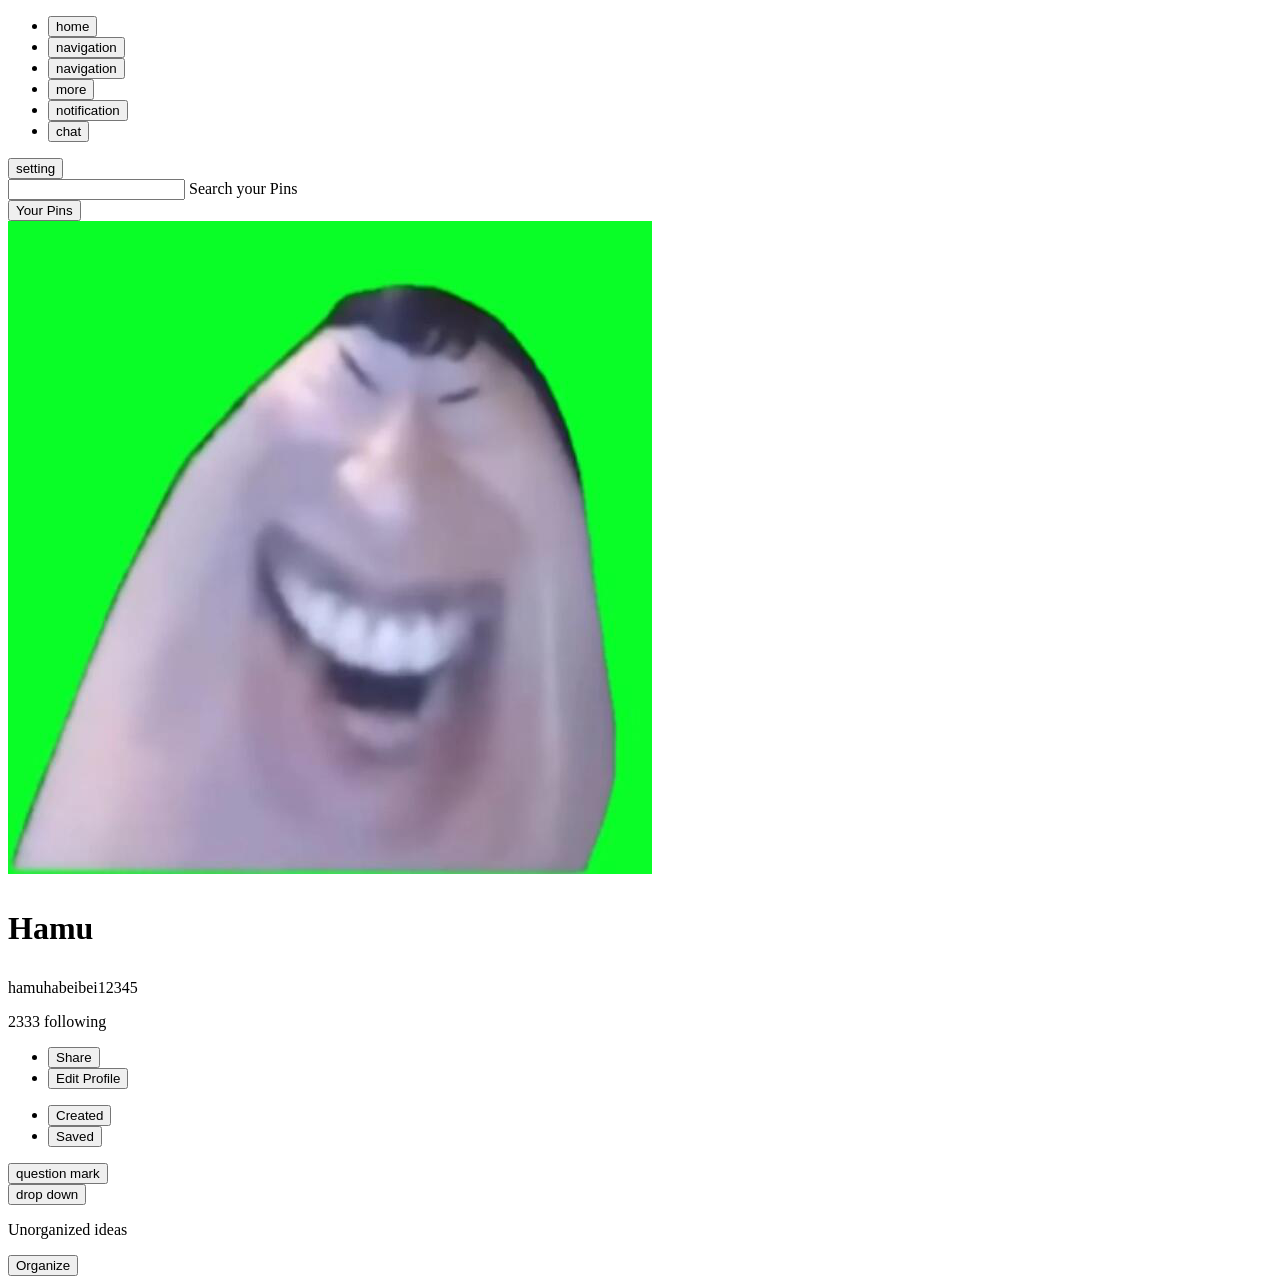
<file: html/profile.html>
<!DOCTYPE html>
<html lang="en">
<head>
    <meta charset="UTF-8">
    <meta name="viewport" content="width=device-width, initial-scale=1.0">
    <title>profile</title>
</head>
<body>

    <nav>
        <section>
            <ul>
                <li><button>home</button></li>
                <li><button>navigation</button></li>
                <li><button>navigation</button></li>
                <li><button>more</button></li>
                <li><button>notification</button></li>
                <li><button>chat</button></li>
            </ul>
        </section>

        <button>setting</button>
    </nav>

    <nav>
        <section>
            <!-- <img src="search logo" /> -->
            <input type ="text"/> Search your Pins
            <!-- how to make Search your pins inside the input box? -->
        </section>

        <div>
            <button>Your Pins</button>
            <!-- <img src="arrow logo" /> -->
            <!-- how to make the click and drop down menu? -->
        </div>
    </nav>

    <div>
        <!-- <img src="pfp" /> -->
        <!-- <img src="arrow logo" /> -->
    </div>

    <header>
        <img src = "assets/pfp.png" alt="user pfp" />
        <h1><p>Hamu</p></h1>
        <!-- <img how do you find the path of the mini logo? /> -->
        <p>hamuhabeibei12345</p>
        <p>2333 following</p>

        <ul>
            <li><button>Share</button></li>
            <li><button>Edit Profile</button></li>
        </ul>
    </header>

    <!-- this part moves alone scrolling -->
    <section>
        <div>
            <ul>
                <li><button>Created</button> </li>
                <li><button>Saved</button> </li>
            </ul>
        </div>
    </section>
    
    <button> question mark</button>
    <!-- this part moves alone scrolling -->

    <section>

        <div>
            <button>drop down</button> </li>
            <section>
                <!-- how to create the frame effect? -->
            </section>
        </div>

    </section>

    <section>
        <p>Unorganized ideas</p>
        <button>Organize</button>
        <!-- <img src="bunch of images"/> -->
    </section>

</body>
</html>
</file>
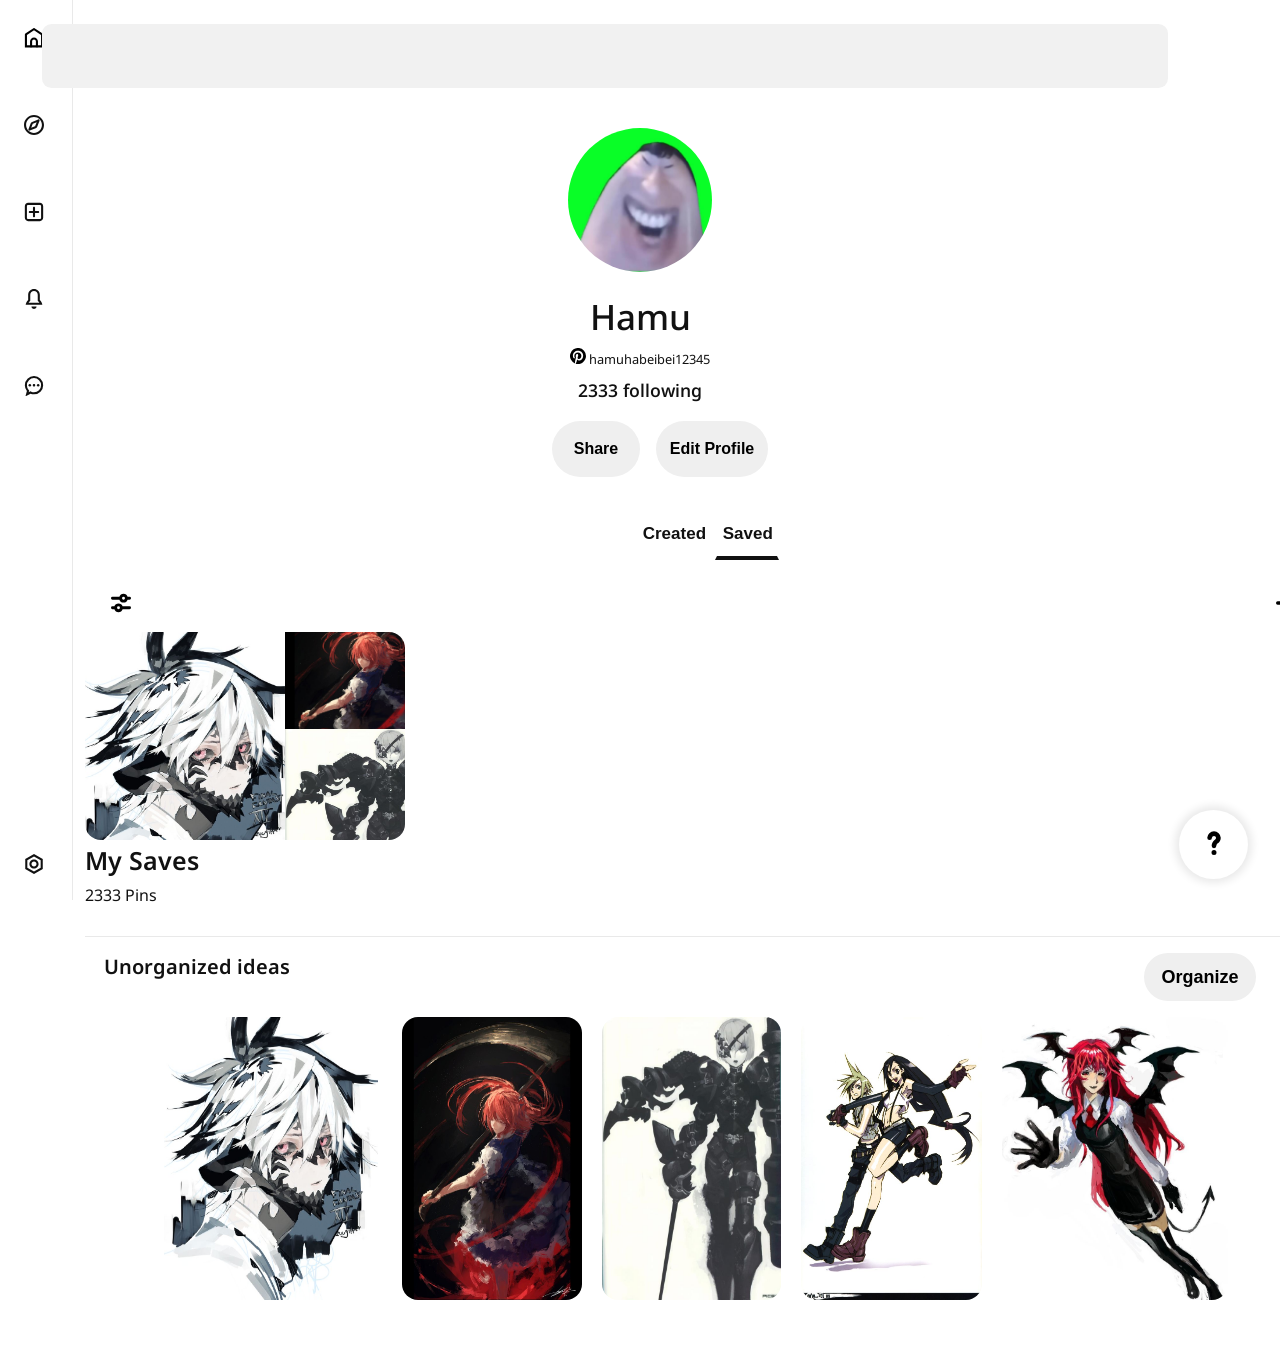
<file: my-app/static/profile.html>
<!DOCTYPE html>
<html lang="en">
<head>
    <meta charset="UTF-8">
    <meta name="viewport" content="width=device-width, initial-scale=1.0">
    <title>profile</title>
    <link rel="preconnect" href="https://fonts.googleapis.com">
    <link rel="preconnect" href="https://fonts.gstatic.com" crossorigin>
    <link href="https://fonts.googleapis.com/css2?family=Noto+Sans:ital,wght@0,100..900;1,100..900&display=swap" rel="stylesheet">
    <link rel="stylesheet" type="text/css" href="css/profile.css">
    <script src = "java/UseItForAllPages.js"></script>

</head>

<body>

    <nav id="left_bar">
        <section>
            <ul>
                <li><button id= "home" onclick="setCookies()" type='button'> <div aria-label="Home" class="oy8 zI7 iyn Hsu" style="background-size:cover;background-image:url('data:image/svg+xml,<svg xmlns=&quot;http://www.w3.org/2000/svg&quot; width=&quot;30&quot; height=&quot;30&quot; viewBox=&quot;0 0 24 24&quot; fill=&quot;none&quot;><path fill-rule=&quot;evenodd&quot; clip-rule=&quot;evenodd&quot; d=&quot;M11.3217 0.307444C11.7345 0.0407477 12.2654 0.0407477 12.6782 0.307444L22.3616 6.56277C22.7181 6.79303 22.9334 7.1884 22.9334 7.61275V23.25H1.06653V7.61275C1.06653 7.1884 1.28181 6.79303 1.63826 6.56277L11.3217 0.307444ZM3.56653 8.2934V20.75H20.4334V8.2934L11.9999 2.84555L3.56653 8.2934Z&quot; fill=&quot;black&quot;/><path fill-rule=&quot;evenodd&quot; clip-rule=&quot;evenodd&quot; d=&quot;M14.25 16.0469V20.5H14.2344V23H16.75V16.0469C16.75 13.4235 14.6234 11.2969 12 11.2969C9.37665 11.2969 7.25 13.4235 7.25 16.0469V23H9.75V20.5V20.1094V16.0469C9.75 14.8042 10.7574 13.7969 12 13.7969C13.2426 13.7969 14.25 14.8042 14.25 16.0469Z&quot; fill=&quot;black&quot;/></svg>');height:20px;width:20px"></div></button></li>
                <li><button id= "go"> <div aria-label="Explore" class="oy8 zI7 iyn Hsu" style="background-size:cover;background-image:url('data:image/svg+xml,<svg width=&quot;20&quot; height=&quot;20&quot; viewBox=&quot;0 0 24 24&quot; fill=&quot;none&quot; xmlns=&quot;http://www.w3.org/2000/svg&quot;><g clip-path=&quot;url(%23clip0_449_32453)&quot;><path fill-rule=&quot;evenodd&quot; clip-rule=&quot;evenodd&quot; d=&quot;M12 21.5C17.2467 21.5 21.5 17.2467 21.5 12C21.5 6.75329 17.2467 2.5 12 2.5C6.75329 2.5 2.5 6.75329 2.5 12C2.5 17.2467 6.75329 21.5 12 21.5ZM12 24C18.6274 24 24 18.6274 24 12C24 5.37258 18.6274 0 12 0C5.37258 0 0 5.37258 0 12C0 18.6274 5.37258 24 12 24Z&quot; fill=&quot;%23111111&quot;/><path fill-rule=&quot;evenodd&quot; clip-rule=&quot;evenodd&quot; d=&quot;M18.3839 5.61609C18.7375 5.96967 18.8463 6.49995 18.6606 6.96423L15.7439 14.2561C15.7415 14.2624 15.739 14.2687 15.7365 14.275C15.4315 15.0368 14.8232 15.6361 14.0591 15.9306L6.94891 18.6666C6.48783 18.844 5.9655 18.7332 5.61615 18.3839C5.2668 18.0346 5.15597 17.5123 5.33336 17.0512L8.06803 9.94284C8.36219 9.17808 8.96156 8.56859 9.72491 8.26414L17.0357 5.33943C17.5 5.15369 18.0303 5.26252 18.3839 5.61609ZM13.4115 13.3556C13.4126 13.3531 13.4136 13.3505 13.4146 13.3479L15.2561 8.74398L10.6512 10.5862C10.5376 10.6315 10.4466 10.7228 10.4014 10.8402L8.67684 15.323L13.1601 13.5978C13.2734 13.5541 13.364 13.4666 13.4115 13.3556Z&quot; fill=&quot;%23111111&quot;/></g><defs><clipPath id=&quot;clip0_449_32453&quot;><rect width=&quot;24&quot; height=&quot;24&quot; fill=&quot;white&quot;/></clipPath></defs></svg>');height:20px;width:20px"></div></button></li>
                <li><button id= "add"> <div aria-label="Create" class="oy8 zI7 iyn Hsu" style="background-size:cover;background-image:url('data:image/svg+xml,<svg width=&quot;20&quot; height=&quot;20&quot; viewBox=&quot;0 0 24 24&quot; fill=&quot;none&quot; xmlns=&quot;http://www.w3.org/2000/svg&quot;><path fill-rule=&quot;evenodd&quot; clip-rule=&quot;evenodd&quot; d=&quot;M19 3.5H5C4.17157 3.5 3.5 4.17157 3.5 5V19C3.5 19.8284 4.17157 20.5 5 20.5H19C19.8284 20.5 20.5 19.8284 20.5 19V5C20.5 4.17157 19.8284 3.5 19 3.5ZM5 1C2.79086 1 1 2.79086 1 5V19C1 21.2091 2.79086 23 5 23H19C21.2091 23 23 21.2091 23 19V5C23 2.79086 21.2091 1 19 1H5Z&quot; fill=&quot;%23111111&quot;/><path d=&quot;M13.25 7C13.25 6.30964 12.6904 5.75 12 5.75C11.3096 5.75 10.75 6.30964 10.75 7V10.75H7C6.30964 10.75 5.75 11.3096 5.75 12C5.75 12.6904 6.30964 13.25 7 13.25H10.75V17C10.75 17.6904 11.3096 18.25 12 18.25C12.6904 18.25 13.25 17.6904 13.25 17V13.25H17C17.6904 13.25 18.25 12.6904 18.25 12C18.25 11.3096 17.6904 10.75 17 10.75H13.25V7Z&quot; fill=&quot;%23111111&quot;/></svg>');height:20px;width:20px"></div></button></li>
                <li><button id= "noti"> <div class="oy8 zI7 iyn Hsu" style="background-size: cover; background-image: url(&quot;data:image/svg+xml,<svg width=\&quot;20\&quot; height=\&quot;20\&quot; viewBox=\&quot;0 0 24 24\&quot; fill=\&quot;none\&quot; xmlns=\&quot;http://www.w3.org/2000/svg\&quot;><path fill-rule=\&quot;evenodd\&quot; clip-rule=\&quot;evenodd\&quot; d=\&quot;M16.5 14.227V7C16.5 4.51471 14.4853 2.5 12 2.5C9.51471 2.5 7.5 4.51471 7.5 7V14.227L6.73561 14.9643C6.26116 15.422 5.84638 15.9379 5.5032 16.5H18.4968C18.1536 15.9379 17.7388 15.422 17.2644 14.9643L16.5 14.227ZM21.3013 16.5C21.6365 17.2867 21.8745 18.1248 22 19H2C2.12546 18.1248 2.36354 17.2867 2.69865 16.5C3.23694 15.2362 4.0256 14.1049 5 13.165V7C5 3.134 8.134 0 12 0C15.866 0 19 3.134 19 7V13.165C19.9744 14.1049 20.7631 15.2362 21.3013 16.5ZM15 20.9998H9C9 21.1702 9.01421 21.3373 9.0415 21.5C9.18134 22.3334 9.66468 23.0501 10.341 23.4998C10.8161 23.8157 11.3866 23.9998 12 23.9998C12.6134 23.9998 13.1839 23.8157 13.659 23.4998C14.3353 23.0501 14.8187 22.3334 14.9585 21.5C14.9858 21.3373 15 21.1702 15 20.9998Z\&quot; fill=\&quot;%23111111\&quot;/></svg>&quot;); height: 20px; width: 20px;"></div></button></li>
                <li><button id= "chat"> <div class="oy8 zI7 iyn Hsu" style="background-size: cover; background-image: url(&quot;data:image/svg+xml,<svg width=\&quot;20\&quot; height=\&quot;20\&quot; viewBox=\&quot;0 0 24 24\&quot; fill=\&quot;none\&quot; xmlns=\&quot;http://www.w3.org/2000/svg\&quot;><g clip-path=\&quot;url(%23clip0_800_18532)\&quot;><rect width=\&quot;24\&quot; height=\&quot;24\&quot; fill=\&quot;none\&quot;/><path d=\&quot;M4.6831 18.2737L4.84947 17.6551L4.44456 17.1588C3.07314 15.4778 2.25 13.3365 2.25 11C2.25 5.61536 6.61536 1.25 12 1.25C17.3846 1.25 21.75 5.61536 21.75 11C21.75 16.3846 17.3846 20.75 12 20.75C10.6917 20.75 9.44625 20.4881 8.30368 20.0202L7.75509 19.7956L7.23401 20.0782L3.67907 22.0065L4.6831 18.2737Z\&quot; stroke=\&quot;%23111111\&quot; stroke-width=\&quot;2.5\&quot;/><circle cx=\&quot;6.99219\&quot; cy=\&quot;11.0078\&quot; r=\&quot;1.5\&quot; fill=\&quot;%23111111\&quot;/><path d=\&quot;M13.4961 11.0078C13.4961 11.8362 12.8245 12.5078 11.9961 12.5078C11.1677 12.5078 10.4961 11.8362 10.4961 11.0078C10.4961 10.1794 11.1677 9.50781 11.9961 9.50781C12.8245 9.50781 13.4961 10.1794 13.4961 11.0078Z\&quot; fill=\&quot;%23111111\&quot;/><circle cx=\&quot;17\&quot; cy=\&quot;11.0078\&quot; r=\&quot;1.5\&quot; fill=\&quot;%23111111\&quot;/></g><defs><clipPath id=\&quot;clip0_800_18532\&quot;><rect width=\&quot;24\&quot; height=\&quot;24\&quot; fill=\&quot;white\&quot;/></clipPath></defs></svg>&quot;); height: 20px; width: 20px;"></div></button></li>
            
            </ul>

            <button id="set"><div aria-label="More options" class="oy8 zI7 iyn Hsu" style="background-size:cover;background-image:url('data:image/svg+xml,<svg width=&quot;20&quot; height=&quot;20&quot; viewBox=&quot;0 0 24 24&quot; fill=&quot;none&quot; xmlns=&quot;http://www.w3.org/2000/svg&quot;><g clip-path=&quot;url(%23clip0_449_32461)&quot;><path fill-rule=&quot;evenodd&quot; clip-rule=&quot;evenodd&quot; d=&quot;M4 7.45081V16.5492L12 21.1206L20 16.5492V7.45081L12 2.87938L4 7.45081ZM12 0L1.5 6V18L12 24L22.5 18V6L12 0Z&quot; fill=&quot;%23111111&quot;/><path fill-rule=&quot;evenodd&quot; clip-rule=&quot;evenodd&quot; d=&quot;M12 9C10.3431 9 9 10.3431 9 12C9 13.6569 10.3431 15 12 15C13.6569 15 15 13.6569 15 12C15 10.3431 13.6569 9 12 9ZM6.5 12C6.5 8.96243 8.96243 6.5 12 6.5C15.0376 6.5 17.5 8.96243 17.5 12C17.5 15.0376 15.0376 17.5 12 17.5C8.96243 17.5 6.5 15.0376 6.5 12Z&quot; fill=&quot;%23111111&quot;/></g><defs><clipPath id=&quot;clip0_449_32461&quot;><rect width=&quot;24&quot; height=&quot;24&quot; fill=&quot;white&quot;/></clipPath></defs></svg>');height:20px;width:20px"></div></button>
        </section>
    </nav>

    <nav id="search">

        <section>
            <input type ="text"/>
            <svg id="si" aria-hidden="true" aria-label="" class="BNH gUZ U9O kVc" height="20" role="img" viewBox="0 0 24 24" width="20"><path d="M10 16a6 6 0 1 1 .01-12.01A6 6 0 0 1 10 16m13.12 2.88-4.26-4.26a10 10 0 1 0-4.24 4.24l4.26 4.26a3 3 0 1 0 4.24-4.24"></path></svg>
            <a>Search your Pins </a>

            <div id="block1">
                <button id="yours">Your Pins</button> 
                <button id="drop1b"><svg id="drop1" aria-hidden="true" aria-label="" class="BNH gUZ U9O kVc" height="12" role="img" viewBox="0 0 24 24" width="12"><path d="M20.16 6.65 12 14.71 3.84 6.65a2.27 2.27 0 0 0-3.18 0 2.2 2.2 0 0 0 0 3.15L12 21 23.34 9.8a2.2 2.2 0 0 0 0-3.15 2.26 2.26 0 0 0-3.18 0"></path></svg></button>
            </div>

        </section>

        <div id="sub">
            <a id="pfp2i" href = "profile.html"><img id="pfp2" src = "assets/pfp.png" alt="user pfp" /></a>
            <button><svg id="drop2" aria-hidden="true" aria-label="" class="BNH gUZ U9O kVc" height="12" role="img" viewBox="0 0 24 24" width="12"><path d="M20.16 6.65 12 14.71 3.84 6.65a2.27 2.27 0 0 0-3.18 0 2.2 2.2 0 0 0 0 3.15L12 21 23.34 9.8a2.2 2.2 0 0 0 0-3.15 2.26 2.26 0 0 0-3.18 0"></path></svg></button>

        </div>

    </nav>

    <div>
        <!-- <img src="pfp" /> -->
        <!-- <img src="arrow logo" /> -->
    </div>

    <header>
        <section id="userinfo">
            <img id = "pfp" src = "assets/pfp.png" alt="user pfp" />
            <h1 id="username">Hamu</h1>
            <p id="userid"><svg aria-label="pinterest" class="BNH gUZ U9O kVc" height="16" role="img" viewBox="0 0 24 24" width="16"><path d="M7.55 23.12c-.15-1.36-.04-2.67.25-3.93L9 14.02a7 7 0 0 1-.34-2.07c0-1.68.8-2.88 2.08-2.88.88 0 1.53.62 1.53 1.8q0 .57-.22 1.28l-.53 1.73q-.15.5-.15.91c0 1.2.92 1.88 2.09 1.88 2.08 0 3.57-2.16 3.57-4.96 0-3.12-2.04-5.11-5.06-5.11-3.36 0-5.49 2.19-5.49 5.23 0 1.23.38 2.37 1.11 3.15-.24.4-.5.48-.88.48-1.2 0-2.34-1.7-2.34-4 0-3.99 3.2-7.16 7.68-7.16 4.7 0 7.66 3.28 7.66 7.33 0 4.07-2.88 7.13-5.98 7.13a3.8 3.8 0 0 1-3.07-1.47l-.61 2.5c-.33 1.28-.83 2.5-1.62 3.67A12 12 0 0 0 24 11.99 12 12 0 1 0 7.55 23.12"></path></svg>  hamuhabeibei12345</p>
            <p id="follow">2333 following</p> 
        </section>

        <ul>
            <li><button>Share</button></li>
            <li><button id="edit">Edit Profile</button></li>
        </ul>
    </header>

    <!-- this part moves alone scrolling -->
    <section id="folders">
        <div>
            <ul>
                <li><button><p>Created</p></button> </li>
                <li><button id="saveb"><p>Saved</p></button> </li>
            </ul>
        </div>
    </section>
    
    <button id= "question" > <svg aria-hidden = "true" aria-label="" class="Uvi gUZ U9O kVc" height="24" role="img" viewBox="0 0 24 24" width="24"><path d="M14.5 21.5a2.5 2.5 0 1 1-5 0 2.5 2.5 0 0 1 5 0m4.25-14.75a6.7 6.7 0 0 1-3.26 5.78c-.46.26-1.14 1.33-1.14 2.34a2.35 2.35 0 1 1-4.7 0c0-2.55 1.47-5.25 3.5-6.41.45-.26.9-.93.9-1.71a2.06 2.06 0 0 0-4.1 0 2.35 2.35 0 1 1-4.7 0 6.76 6.76 0 0 1 13.5 0"></path></svg></button>
    <!-- this part moves alone scrolling -->

    <section id="saves">
        <button id="filter">
            <svg aria-hidden="true" aria-label="" class="Uvi gUZ U9O kVc" height="20" role="img" viewBox="0 0 24 24" width="20"><path d="M9 19.5A1.75 1.75 0 1 1 9 16a1.75 1.75 0 0 1 0 3.5M22.25 16h-8.32a5.24 5.24 0 0 0-9.86 0H1.75a1.75 1.75 0 0 0 0 3.5h2.32a5.24 5.24 0 0 0 9.86 0h8.32a1.75 1.75 0 0 0 0-3.5M15 4.5A1.75 1.75 0 1 1 15 8a1.75 1.75 0 0 1 0-3.5M1.75 8h8.32a5.24 5.24 0 0 0 9.86 0h2.32a1.75 1.75 0 0 0 0-3.5h-2.32a5.24 5.24 0 0 0-9.86 0H1.75a1.75 1.75 0 0 0 0 3.5"></path></svg>
        </button>
        <button id="plus"><svg aria-hidden="true" aria-label="" class="Uvi gUZ U9O kVc" height="20" role="img" viewBox="0 0 24 24" width="20"><path d="M22 10h-8V2a2 2 0 0 0-4 0v8H2a2 2 0 0 0 0 4h8v8a2 2 0 0 0 4 0v-8h8a2 2 0 0 0 0-4"></path></svg></button>

        <a id="cover" href="savedpins.html">
            <ul>
                <li><img id="cover1" src = "images/4d271ec40782410896a6cc08bf9103dc.jpg" /></li>
                <li><img id="cover2" src = "images/7d99a4b64e0c6b96bd6d9830dcffae43.jpg" /></li>
                <li><img id="cover3" src = "images/056c11cab2e4ef6bc69a6e66fad90622.jpg" /></li>

            </ul>
        </a>  

        <div>
            <p id="mysaves">My Saves</p>
            <p id="pins">2333 Pins</p>
        </div>

    </section>


    <section id="gallery">
        <p>Unorganized ideas</p>
        <button id= "organ">Organize</button>
        <!-- <img src="bunch of images"/> -->
    </section>

    <div id="mypins">
        <ul id="mypinslist">
            <li><img src = "images/4d271ec40782410896a6cc08bf9103dc.jpg" /></li>
            <li><img src = "images/7d99a4b64e0c6b96bd6d9830dcffae43.jpg" /></li>
            <li><img src = "images/056c11cab2e4ef6bc69a6e66fad90622.jpg" /></li>
            <li><img src = "images/426a98220dd347b61368f1d99d9f77b5.jpg" /></li>
            <li><img src = "images/434eff90834a6155b5e05a83b3f70b5e.jpg" /></li>
            <li><script>
                    console.log("check") 
                    let v = document.cookie 
                    if(v != ''){
                        const o = document.createElement("li")
                        const a = document.createElement("a")
                        const p = document.createElement("img") 
                        p.src="images/pinterest-pin.jpg" 
                        a.href="index.html"
                        a.appendChild(p)
                        o.appendChild(a)
                        const location = document.getElementById("mypinslist")
                        location.appendChild(o) 
                    }
            </script></li>
        </ul>
    </div>
</body>
</html>
</file>
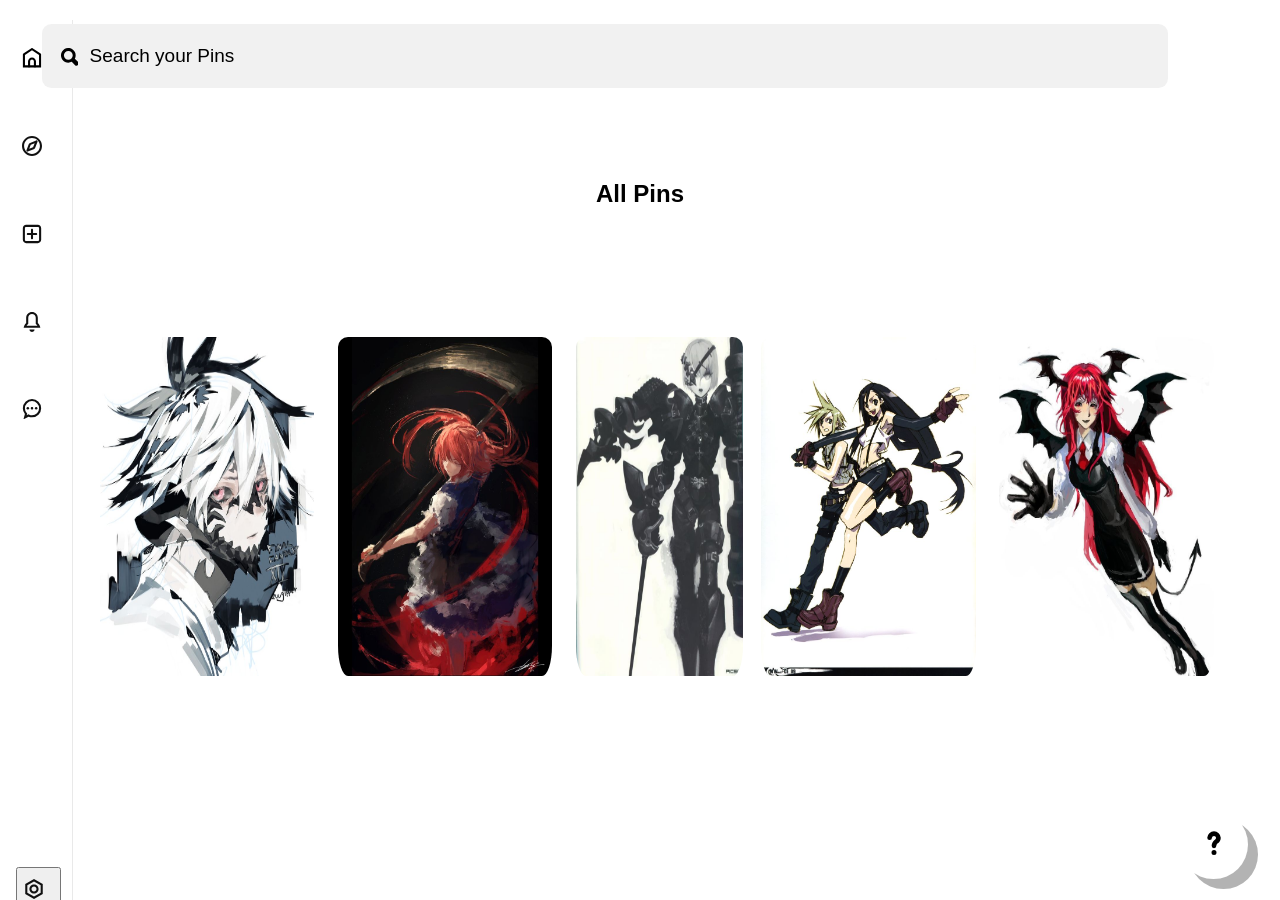
<file: my-app/static/savedpins.html>
<!DOCTYPE html>
<html lang="en">
<head>
    <meta charset="UTF-8">
    <meta name="viewport" content="width=device-width, initial-scale=1.0">
    <title>Saved Pins</title>
    <link rel="stylesheet" href="https://cdnjs.cloudflare.com/ajax/libs/font-awesome/6.6.0/css/all.min.css" integrity="sha512-Kc323vGBEqzTmouAECnVceyQqyqdsSiqLQISBL29aUW4U/M7pSPA/gEUZQqv1cwx4OnYxTxve5UMg5GT6L4JJg==" crossorigin="anonymous" referrerpolicy="no-referrer" />
    <link rel="stylesheet" href="https://fonts.googleapis.com/css2?family=Material+Symbols+Outlined:opsz,wght,FILL,GRAD@20..48,100..700,0..1,-50..200&icon_names=search" />
    <link rel="stylesheet" type="text/css" href="css\savedpins.css">
    <srcipt src="java\savedpins.js"></srcipt>

</head>

<nav id="left_bar">
    <section>
        <ul>
            <li><button id= "home" onclick="setCookies()" type='button'> <div aria-label="Home" class="oy8 zI7 iyn Hsu" style="background-size:cover;background-image:url('data:image/svg+xml,<svg xmlns=&quot;http://www.w3.org/2000/svg&quot; width=&quot;30&quot; height=&quot;30&quot; viewBox=&quot;0 0 24 24&quot; fill=&quot;none&quot;><path fill-rule=&quot;evenodd&quot; clip-rule=&quot;evenodd&quot; d=&quot;M11.3217 0.307444C11.7345 0.0407477 12.2654 0.0407477 12.6782 0.307444L22.3616 6.56277C22.7181 6.79303 22.9334 7.1884 22.9334 7.61275V23.25H1.06653V7.61275C1.06653 7.1884 1.28181 6.79303 1.63826 6.56277L11.3217 0.307444ZM3.56653 8.2934V20.75H20.4334V8.2934L11.9999 2.84555L3.56653 8.2934Z&quot; fill=&quot;black&quot;/><path fill-rule=&quot;evenodd&quot; clip-rule=&quot;evenodd&quot; d=&quot;M14.25 16.0469V20.5H14.2344V23H16.75V16.0469C16.75 13.4235 14.6234 11.2969 12 11.2969C9.37665 11.2969 7.25 13.4235 7.25 16.0469V23H9.75V20.5V20.1094V16.0469C9.75 14.8042 10.7574 13.7969 12 13.7969C13.2426 13.7969 14.25 14.8042 14.25 16.0469Z&quot; fill=&quot;black&quot;/></svg>');height:20px;width:20px"></div></button></li>
            <li><button id= "go"> <div aria-label="Explore" class="oy8 zI7 iyn Hsu" style="background-size:cover;background-image:url('data:image/svg+xml,<svg width=&quot;20&quot; height=&quot;20&quot; viewBox=&quot;0 0 24 24&quot; fill=&quot;none&quot; xmlns=&quot;http://www.w3.org/2000/svg&quot;><g clip-path=&quot;url(%23clip0_449_32453)&quot;><path fill-rule=&quot;evenodd&quot; clip-rule=&quot;evenodd&quot; d=&quot;M12 21.5C17.2467 21.5 21.5 17.2467 21.5 12C21.5 6.75329 17.2467 2.5 12 2.5C6.75329 2.5 2.5 6.75329 2.5 12C2.5 17.2467 6.75329 21.5 12 21.5ZM12 24C18.6274 24 24 18.6274 24 12C24 5.37258 18.6274 0 12 0C5.37258 0 0 5.37258 0 12C0 18.6274 5.37258 24 12 24Z&quot; fill=&quot;%23111111&quot;/><path fill-rule=&quot;evenodd&quot; clip-rule=&quot;evenodd&quot; d=&quot;M18.3839 5.61609C18.7375 5.96967 18.8463 6.49995 18.6606 6.96423L15.7439 14.2561C15.7415 14.2624 15.739 14.2687 15.7365 14.275C15.4315 15.0368 14.8232 15.6361 14.0591 15.9306L6.94891 18.6666C6.48783 18.844 5.9655 18.7332 5.61615 18.3839C5.2668 18.0346 5.15597 17.5123 5.33336 17.0512L8.06803 9.94284C8.36219 9.17808 8.96156 8.56859 9.72491 8.26414L17.0357 5.33943C17.5 5.15369 18.0303 5.26252 18.3839 5.61609ZM13.4115 13.3556C13.4126 13.3531 13.4136 13.3505 13.4146 13.3479L15.2561 8.74398L10.6512 10.5862C10.5376 10.6315 10.4466 10.7228 10.4014 10.8402L8.67684 15.323L13.1601 13.5978C13.2734 13.5541 13.364 13.4666 13.4115 13.3556Z&quot; fill=&quot;%23111111&quot;/></g><defs><clipPath id=&quot;clip0_449_32453&quot;><rect width=&quot;24&quot; height=&quot;24&quot; fill=&quot;white&quot;/></clipPath></defs></svg>');height:20px;width:20px"></div></button></li>
            <li><button id= "add"> <div aria-label="Create" class="oy8 zI7 iyn Hsu" style="background-size:cover;background-image:url('data:image/svg+xml,<svg width=&quot;20&quot; height=&quot;20&quot; viewBox=&quot;0 0 24 24&quot; fill=&quot;none&quot; xmlns=&quot;http://www.w3.org/2000/svg&quot;><path fill-rule=&quot;evenodd&quot; clip-rule=&quot;evenodd&quot; d=&quot;M19 3.5H5C4.17157 3.5 3.5 4.17157 3.5 5V19C3.5 19.8284 4.17157 20.5 5 20.5H19C19.8284 20.5 20.5 19.8284 20.5 19V5C20.5 4.17157 19.8284 3.5 19 3.5ZM5 1C2.79086 1 1 2.79086 1 5V19C1 21.2091 2.79086 23 5 23H19C21.2091 23 23 21.2091 23 19V5C23 2.79086 21.2091 1 19 1H5Z&quot; fill=&quot;%23111111&quot;/><path d=&quot;M13.25 7C13.25 6.30964 12.6904 5.75 12 5.75C11.3096 5.75 10.75 6.30964 10.75 7V10.75H7C6.30964 10.75 5.75 11.3096 5.75 12C5.75 12.6904 6.30964 13.25 7 13.25H10.75V17C10.75 17.6904 11.3096 18.25 12 18.25C12.6904 18.25 13.25 17.6904 13.25 17V13.25H17C17.6904 13.25 18.25 12.6904 18.25 12C18.25 11.3096 17.6904 10.75 17 10.75H13.25V7Z&quot; fill=&quot;%23111111&quot;/></svg>');height:20px;width:20px"></div></button></li>
            <li><button id= "noti"> <div class="oy8 zI7 iyn Hsu" style="background-size: cover; background-image: url(&quot;data:image/svg+xml,<svg width=\&quot;20\&quot; height=\&quot;20\&quot; viewBox=\&quot;0 0 24 24\&quot; fill=\&quot;none\&quot; xmlns=\&quot;http://www.w3.org/2000/svg\&quot;><path fill-rule=\&quot;evenodd\&quot; clip-rule=\&quot;evenodd\&quot; d=\&quot;M16.5 14.227V7C16.5 4.51471 14.4853 2.5 12 2.5C9.51471 2.5 7.5 4.51471 7.5 7V14.227L6.73561 14.9643C6.26116 15.422 5.84638 15.9379 5.5032 16.5H18.4968C18.1536 15.9379 17.7388 15.422 17.2644 14.9643L16.5 14.227ZM21.3013 16.5C21.6365 17.2867 21.8745 18.1248 22 19H2C2.12546 18.1248 2.36354 17.2867 2.69865 16.5C3.23694 15.2362 4.0256 14.1049 5 13.165V7C5 3.134 8.134 0 12 0C15.866 0 19 3.134 19 7V13.165C19.9744 14.1049 20.7631 15.2362 21.3013 16.5ZM15 20.9998H9C9 21.1702 9.01421 21.3373 9.0415 21.5C9.18134 22.3334 9.66468 23.0501 10.341 23.4998C10.8161 23.8157 11.3866 23.9998 12 23.9998C12.6134 23.9998 13.1839 23.8157 13.659 23.4998C14.3353 23.0501 14.8187 22.3334 14.9585 21.5C14.9858 21.3373 15 21.1702 15 20.9998Z\&quot; fill=\&quot;%23111111\&quot;/></svg>&quot;); height: 20px; width: 20px;"></div></button></li>
            <li><button id= "chat"> <div class="oy8 zI7 iyn Hsu" style="background-size: cover; background-image: url(&quot;data:image/svg+xml,<svg width=\&quot;20\&quot; height=\&quot;20\&quot; viewBox=\&quot;0 0 24 24\&quot; fill=\&quot;none\&quot; xmlns=\&quot;http://www.w3.org/2000/svg\&quot;><g clip-path=\&quot;url(%23clip0_800_18532)\&quot;><rect width=\&quot;24\&quot; height=\&quot;24\&quot; fill=\&quot;none\&quot;/><path d=\&quot;M4.6831 18.2737L4.84947 17.6551L4.44456 17.1588C3.07314 15.4778 2.25 13.3365 2.25 11C2.25 5.61536 6.61536 1.25 12 1.25C17.3846 1.25 21.75 5.61536 21.75 11C21.75 16.3846 17.3846 20.75 12 20.75C10.6917 20.75 9.44625 20.4881 8.30368 20.0202L7.75509 19.7956L7.23401 20.0782L3.67907 22.0065L4.6831 18.2737Z\&quot; stroke=\&quot;%23111111\&quot; stroke-width=\&quot;2.5\&quot;/><circle cx=\&quot;6.99219\&quot; cy=\&quot;11.0078\&quot; r=\&quot;1.5\&quot; fill=\&quot;%23111111\&quot;/><path d=\&quot;M13.4961 11.0078C13.4961 11.8362 12.8245 12.5078 11.9961 12.5078C11.1677 12.5078 10.4961 11.8362 10.4961 11.0078C10.4961 10.1794 11.1677 9.50781 11.9961 9.50781C12.8245 9.50781 13.4961 10.1794 13.4961 11.0078Z\&quot; fill=\&quot;%23111111\&quot;/><circle cx=\&quot;17\&quot; cy=\&quot;11.0078\&quot; r=\&quot;1.5\&quot; fill=\&quot;%23111111\&quot;/></g><defs><clipPath id=\&quot;clip0_800_18532\&quot;><rect width=\&quot;24\&quot; height=\&quot;24\&quot; fill=\&quot;white\&quot;/></clipPath></defs></svg>&quot;); height: 20px; width: 20px;"></div></button></li>
        
        </ul>

        <button id="set"><div aria-label="More options" class="oy8 zI7 iyn Hsu" style="background-size:cover;background-image:url('data:image/svg+xml,<svg width=&quot;20&quot; height=&quot;20&quot; viewBox=&quot;0 0 24 24&quot; fill=&quot;none&quot; xmlns=&quot;http://www.w3.org/2000/svg&quot;><g clip-path=&quot;url(%23clip0_449_32461)&quot;><path fill-rule=&quot;evenodd&quot; clip-rule=&quot;evenodd&quot; d=&quot;M4 7.45081V16.5492L12 21.1206L20 16.5492V7.45081L12 2.87938L4 7.45081ZM12 0L1.5 6V18L12 24L22.5 18V6L12 0Z&quot; fill=&quot;%23111111&quot;/><path fill-rule=&quot;evenodd&quot; clip-rule=&quot;evenodd&quot; d=&quot;M12 9C10.3431 9 9 10.3431 9 12C9 13.6569 10.3431 15 12 15C13.6569 15 15 13.6569 15 12C15 10.3431 13.6569 9 12 9ZM6.5 12C6.5 8.96243 8.96243 6.5 12 6.5C15.0376 6.5 17.5 8.96243 17.5 12C17.5 15.0376 15.0376 17.5 12 17.5C8.96243 17.5 6.5 15.0376 6.5 12Z&quot; fill=&quot;%23111111&quot;/></g><defs><clipPath id=&quot;clip0_449_32461&quot;><rect width=&quot;24&quot; height=&quot;24&quot; fill=&quot;white&quot;/></clipPath></defs></svg>');height:20px;width:20px"></div></button>
    </section>
</nav>

<nav id="search">

    <section>
        <input type ="text"/>
        <svg id="si" aria-hidden="true" aria-label="" class="BNH gUZ U9O kVc" height="20" role="img" viewBox="0 0 24 24" width="20"><path d="M10 16a6 6 0 1 1 .01-12.01A6 6 0 0 1 10 16m13.12 2.88-4.26-4.26a10 10 0 1 0-4.24 4.24l4.26 4.26a3 3 0 1 0 4.24-4.24"></path></svg>
        <a>Search your Pins</a>

        <div id="block1">
            <button id="yours">Your pins</button>
            <button id="drop1b"><svg id="drop1" aria-hidden="true" aria-label="" class="BNH gUZ U9O kVc" height="12" role="img" viewBox="0 0 24 24" width="12"><path d="M20.16 6.65 12 14.71 3.84 6.65a2.27 2.27 0 0 0-3.18 0 2.2 2.2 0 0 0 0 3.15L12 21 23.34 9.8a2.2 2.2 0 0 0 0-3.15 2.26 2.26 0 0 0-3.18 0"></path></svg></button>
        </div>

        <!-- Dropdown
        <div class="dropdown">
            <button onClick="myfunction()">Filter</button>
        <div id="mydropdown" class="content">
        <id="myInput" onkeyup="filterfunction()">
            <a href = "#">All Pins</a>
            <a href= "#">Your Pins</a>
        </div>
        </div> -->

    </section>

    <div id="sub">
        <a id="pfp2i" href="profile.html"><img id="pfp2" src = "assets/pfp.png" alt="user pfp" /></a>
        <button><svg id="drop2" aria-hidden="true" aria-label="" class="BNH gUZ U9O kVc" height="12" role="img" viewBox="0 0 24 24" width="12"><path d="M20.16 6.65 12 14.71 3.84 6.65a2.27 2.27 0 0 0-3.18 0 2.2 2.2 0 0 0 0 3.15L12 21 23.34 9.8a2.2 2.2 0 0 0 0-3.15 2.26 2.26 0 0 0-3.18 0"></path></svg></button>
    </div>

</nav>

<button id="question"> <svg aria-hidden="true" aria-label="" class="Uvi gUZ U9O kVc" height="24" role="img" viewBox="0 0 24 24" width="24"><path d="M14.5 21.5a2.5 2.5 0 1 1-5 0 2.5 2.5 0 0 1 5 0m4.25-14.75a6.7 6.7 0 0 1-3.26 5.78c-.46.26-1.14 1.33-1.14 2.34a2.35 2.35 0 1 1-4.7 0c0-2.55 1.47-5.25 3.5-6.41.45-.26.9-.93.9-1.71a2.06 2.06 0 0 0-4.1 0 2.35 2.35 0 1 1-4.7 0 6.76 6.76 0 0 1 13.5 0"></path></svg></button>

<body>
    <main>
        <!-- <nav>
            <ul>
                <li><a href=""><img src="assets\pfp.png" alt="Your Profile" class="profile"></a></li>
            </ul>
        </nav> -->

        <section>
            <div class="actionbar">
                <h1>All Pins</h1>
                <div class="view">
                    <button aria-label="Organize" div class="stancom">
                        <svg aria-hidden="true" height="20" role="img" viewbox="0 0 24 24" width="20">
                            <path d="M9 19.5A1.75 1.75 0 1 1 9 16a1.75 1.75 0 0 1 0 3.5M22.25 16h-8.32a5.24 5.24 0 0 0-9.86 0H1.75a1.75 1.75 0 0 0 0 3.5h2.32a5.24 5.24 0 0 0 9.86 0h8.32a1.75 1.75 0 0 0 0-3.5M15 4.5A1.75 1.75 0 1 1 15 8a1.75 1.75 0 0 1 0-3.5M1.75 8h8.32a5.24 5.24 0 0 0 9.86 0h2.32a1.75 1.75 0 0 0 0-3.5h-2.32a5.24 5.24 0 0 0-9.86 0H1.75a1.75 1.75 0 0 0 0 3.5"></path>
                        </svg>
                    </button>
                    <button aria-label="Create a Pin" div class="create">
                        <svg aria-hidden="true" height="20" role="img" viewbox="0 0 24 24" width="20">
                            <path d="M22 10h-8V2a2 2 0 0 0-4 0v8H2a2 2 0 0 0 0 4h8v8a2 2 0 0 0 4 0v-8h8a2 2 0 0 0 0-4"></path>
                        </svg>
                    </button>
                </div>
            </div>
        </section>

        <!-- Content of Saved Pins -->
        <div id="feed">
            <ul id="mypinslist">
            <li><img src = "images/4d271ec40782410896a6cc08bf9103dc.jpg" fetchpriority="auto" loading="auto"/></li>
            <li><img src = "images/7d99a4b64e0c6b96bd6d9830dcffae43.jpg" fetchpriority="auto" loading="auto"/></li>
            <li><img src = "images/056c11cab2e4ef6bc69a6e66fad90622.jpg" fetchpriority="auto" loading="auto"/></li>
            <li><img src = "images/426a98220dd347b61368f1d99d9f77b5.jpg"  fetchpriority="auto" loading="auto"/></li>
            <li><img src = "images/434eff90834a6155b5e05a83b3f70b5e.jpg"  fetchpriority="auto" loading="auto"/></li>
            </ul>
            <script>
                console.log("check") 
                let v = document.cookie 
                if(v != ''){

                    const o = document.createElement("li")
                    const a = document.createElement("a")
                    const p = document.createElement("img") 
                    p.src="images/pinterest-pin.jpg" 
                    a.href="index.html"
                    a.appendChild(p)
                    o.appendChild(a)
                    const location = document.getElementById("mypinslist")
                    location.appendChild(o) 
                }
        </script>

        </div>
    </main>
</body>
</html>
</file>
<file: pin page/index.css>
header input {
    align-self: center;
    width: 50rem;
    height: 2rem;
    border-radius: 10rem;
    margin-left: 25px;
    
}

img.logo {
    width: 30px;
    height: 30px;
    border-radius: 50rem;
}

* {
    margin: 0;
    padding: 0;
    box-sizing: border-box;
  }
  
  body {
    font-family: Arial, sans-serif;
    background-color: white;
  }
  
  /* Navbar */
  .navbar {
    display: flex;
    justify-content: space-between;
    align-items: center;
    padding: 10px 20px;
    background-color: white;
    box-shadow: 0 4px 8px rgba(0, 0, 0, 0.1);
  }
  
  .logo {
    font-size: 1.2em;
    color: #E60023;
    font-weight: bold;
  }
  
  .nav-links {
    list-style: none;
    display: flex;
    gap: 15px;
  }
  
  .nav-icons {
    display: flex;
    align-items: center;
    gap: 15px;
  }

  .nav-icons ul{
    display: flex;
    list-style: none;
    gap: 16px;
  }
  
  
  .search-bar {
    padding: 5px;
    border-radius: 20px;
    border: 1px solid #ccc;
    
  }
  




  /* Main Container */
  .container {
    display: flex;
    justify-content: center;
    margin-top: 20px;
    padding: 20px;
    max-width: 1200px;
    margin: 0 auto;
  }
  
  /* Pin Image Section */
  .pin-image-section {
    flex: 2;
    position: relative;

  }
  
  .pin-image {
    margin-left: 9rem;
    width: 80%;
    border-radius: 8px;
  }
  
  /* .pin-icons {
    position: absolute;
    bottom: 10px;
    right: 10px;
    display: flex;
    gap: 10px;
    color: white;
  } */
  
  /* Pin Info Section */
  .pin-info-section {
    margin-right: 5rem;
    flex: 1;
    padding: 20px;

    
  }
  
  /* .save-button {
    background-color: #E60023;
    color: white;
    padding: 10px 20px;
    border-radius: 20px;
    text-align: center;
    cursor: pointer;
    float: right;
  } */
  

  
  /* User Info */
  /* .user-info {
    display: flex;
    align-items: center;
    margin-bottom: 15px;
  }
  
  .user-image {
    width: 40px;
    height: 40px;
    border-radius: 50%;
    margin-right: 10px;
  }
  
  .user-name {
    font-weight: bold;
  }
  
  .follow-button {
    margin-left: auto;
    padding: 5px 10px;
    background-color: #efefef;
    border: none;
    border-radius: 15px;
    cursor: pointer;
  }
   */



    img.notifs-icon {
    width: 30px;
    height: 30px;
    border-radius: 50rem;
    }
    
   body h2 {
    margin-top: 5rem;
   }


  /* Shop the Look */
  .shop-the-look {
    display: flex;
    gap: 10px;
    margin: 10px 0;
  }
  
  .shop-the-look .item {
    width: 60px;
    text-align: center;
    
  }
  
  .shop-the-look img {
    width: 100%;
    border-radius: 4px;
  }
  
  /* Comments Section */
  .comments-section {
    margin-top: 20px;
  }
  
  .comment-box {
    display: flex;
    align-items: center;
    margin-top: 10px;
    gap: 10px;
  }
  
  .comment-box input {
    width: 100%;
    padding: 8px;
    border-radius: 20px;
    border: 1px solid #ccc;
  }





/* Action Icons */
.action-icons {
    display: flex;
    align-items: center;
    gap: 10px;
    margin-bottom: 15px;
  }
  
  /* .action-icons .icon {
    font-size: 1.2em;
    cursor: pointer;
  }
   */
  .category-dropdown {
    border: none;
    background: none;
    font-size: 1em;
    margin-left: 5px;
    color: #555;
    cursor: pointer;
  }
  
  .save-button {
    background-color: #E60023;
    color: white;
    padding: 5px 15px;
    border-radius: 20px;
    margin-left: auto;
    cursor: pointer;
    font-weight: bold;
    
  }
  
  /* User Info */
  .user-info {
    display: flex;
    align-items: center;
    margin-bottom: 15px;
  }
  
  .user-image {
    width: 40px;
    height: 40px;
    border-radius: 50%;
    margin-right: 10px;
  }
  
  .user-name {
    font-weight: bold;
  }
  
  .follow-button {
    margin-left: auto;
    padding: 5px 10px;
    background-color: white;
    border: 1px solid #ddd;
    border-radius: 15px;
    cursor: pointer;
  }
  
  /* Note to Self Section */
  .note-to-self {
    background-color: #f9f9f9;
    padding: 15px;
    border-radius: 8px;
    margin-top: 20px;
    display: flex;
    align-items: center;
    gap: 10px;
  }
  
  .note-to-self p {
    color: #555;
    font-size: 0.9em;
  }
  
  .add-note-button {
    margin-left: auto;
    padding: 5px 15px;
    background-color: #eee;
    border: none;
    border-radius: 20px;
    cursor: pointer;
    color: #333;
    font-weight: bold;
  }
</file>
<file: my-app/static/css/pin.css>
body{
  --color-gray-roboflow-100: #f1f1f1;
  --color-gray-roboflow-200: #e9e9e9;
  --color-text-default: #111111;
  font-family: "Noto Sans", sans-serif;
  margin-top:0;
  
}
#left_bar{
  height:100%;
  position:fixed;
  border-right: 1px solid;
  border-right-color:var(--color-gray-roboflow-200);
  width:4rem;
  margin-right:1px;
  background-color: white;
}


#left_bar section ul{
  display: flex;
  flex-direction: column;
  position: relative;
  right:2rem;
  gap:2.5rem;
  list-style: none;
  
}

#left_bar section ul button{
  height:2.8rem;
  width:2.8rem;
  background-color: transparent;
  border: transparent;
}

#set
{
  position:relative;
  height:2.8rem;
  width:2.8rem;
  top:16rem;
  left:0.5rem;
  background-color: transparent;
  border-color: transparent;
}

#search{
  position:fixed;
  display: flex;
  justify-content: center;
  /* margin-left:0.0002rem; */
  height:7rem;
  width:100rem;
  left:5.5rem;
  right:2rem;
  z-index:15;
  background-color:white;
  
}



#search section{
  background-color:var(--color-gray-roboflow-100);
  border-radius: 0.6rem;
  width: 88%;
  position:fixed;
  right:5.5rem;
  height:4rem;
  margin-top:1.5rem;
  overflow:auto;


} 

#search section div{
  display: flex;
  justify-content: flex-end;
  width:5rem;
  position:fixed;
  left:91rem;
  bottom:53.3rem;
  height:3rem;
  border-left: 1px black;
}



#sub{
  display: flex;
  height:4rem;
  right: 16rem;
  position:absolute;
  margin-top: 20rem;
  bottom:1.75rem; 
  background-color:transparent;
  overflow:auto;
  background-color:transparent;
  z-index:30;
}

#pfp2i{
  width:3rem;
  height:3rem;
  border-radius:50%;
  position:relative;
  top:0.5rem;
  border-color:var(--color-text-default);
  background-color:transparent;
  z-index:25;
}

#pfp2{
  overflow:hidden;
  width:2.8rem;
  height:2.8rem;
  border-radius:50%;
  position:absolute;
  top:0.1rem;
  left:0.2rem;

}

#sub button{
  background-color:transparent;
  border-color:transparent;
}


#search section input{
  width: 81rem;
  height:3rem;
  border-color:transparent;
  background-color:transparent;
  
}



#si{
  position:absolute;
  left:1.2rem;
  top:1.5rem;
  height:1.1rem;
  width:1.1rem;
  
} 

#search section a{
  position: absolute;
  left:3rem;
  bottom:1.3rem;
  font-size:19px;
} 

#yours, #drop1b{
  position:absolute;
  background-color:transparent;
  top: 11rem;
  height:3rem;
  right: 13rem;
  overflow:auto;
  

}
#yours{
  width:8rem;
  border-color:transparent;
  border-left:3px solid;
  border-left-color:var(--color-gray-roboflow-200);
  font-weight:600;
  font-size:15px;
}



#drop1b{
  border-color:transparent;
  background-color:transparent;
}



#question{
  position: fixed;
  top: 90%;
  right:2rem;
  width: 200px;
  height: 100px;
  width:4.3rem;
  height:4.3rem;
  border-radius:50%;
  margin-left:50rem;
  background-color:white;
  z-index:9;
  box-shadow: 0 0 8px 4px var(--color-gray-roboflow-200);
  border-color:transparent;
  /* How to do shadow blur? */
}




  
  /* Pin Image Section */
 
  
  #pin-image {
    position: absolute;
    top: 15%; /* Center vertically */
    left: 17%; /* Center horizontally */
    width: 50%; /* Adjust the size to make it smaller */
    max-width: 300px; /* Optional: Restrict the maximum size */
    height: auto; /* Maintain aspect ratio */
    border-radius: 20rem; /* Keep the border styling */
    z-index: 1;
  }
  
  #realimage{
    border-radius:2rem;
  }



  /* .pin-icons {
    position: absolute;
    bottom: 10px;
    right: 10px;
    display: flex;
    gap: 10px;
    color: white;
  } */
  
  /* Pin Info Section */
  .pin-info-section {
    display: flex;
    flex-direction: column;
    margin-left: 49%;
    padding: 8rem;
    width: 27rem; /* Matches width to the provided image */
    height: auto;
    
  }
  

  /* Shop the Look */
  .shop-the-look {
    display: flex;
    gap: 10px;
    margin: 10px 0;
  }
  
  .shop-the-look .item {
    width: 60px;
    text-align: center;
    
  }
  
  .shop-the-look img {
    width: 100%;
    border-radius: 4px;
  }
  
  /* Comments Section */
  .comments-section {
    margin-top: 20px;
  }
  
  .comment-box {
    display: flex;
    align-items: center;
    margin-top: 10px;
    gap: 10px;
  }
  
  .comment-box input {
    width: 100%;
    padding: 8px;
    border-radius: 20px;
    border: 1px solid #ccc;
  }





/* Action Icons */
.action-icons {
    display: flex;
    align-items: center;
    gap: 10px;
    margin-bottom: 15px;
  }
  

  .category-dropdown {
    border: none;
    background: none;
    font-size: 1em;
    margin-left: 5px;
    color: #555;
    cursor: pointer;
  }
  
  .save-button {
    background-color: #E60023;
    color: white;
    border-color: transparent;
    padding: 5px 15px;
    height: 2rem;
    width: 4rem;
    border-radius: 20px;
    margin-left: auto;
    cursor: pointer;
    font-weight: bold;
    transform: scale(1.25);
    
  }
  
  /* User Info */
  .user-info {
    display: flex;
    align-items: center;
    margin-bottom: 15px;
  }
  
  .user-image {
    width: 40px;
    height: 40px;
    border-radius: 50%;
    margin-right: 10px;
  }
  
  .user-name {
    font-weight: bold;
  }
  
  .follow-button {
    margin-left: auto;
    padding: 5px 10px;
    background-color: white;
    border: 1px solid #ddd;
    border-radius: 15px;
    cursor: pointer;
  }
  
  /* Note to Self Section */
  .note-to-self {
    background-color: #f9f9f9;
    padding: 15px;
    border-radius: 8px;
    margin-top: 20px;
    display: flex;
    align-items: center;
    gap: 10px;
  }
  
  .note-to-self p {
    color: #555;
    font-size: 0.9em;
  }
  
  .add-note-button {
    margin-left: auto;
    padding: 5px 15px;
    background-color: #eee;
    border: none;
    border-radius: 20px;
    cursor: pointer;
    color: #333;
    font-weight: bold;
  }
</file>
<file: test.css>
#search{
    position:fixed;
    display: flex;
    justify-content: center;
    /* margin-left:0.0002rem; */
    height:7rem;
    width:100rem;
    left:5.5rem;
    right:2rem;
    z-index:10;
    background-color:white;
    
}



#search section{
    background-color:grey;
    border-radius: 0.6rem;
    width: 88%;
    position:fixed;
    right:7rem;
    height:4rem;
    margin-top:1.5rem;
    overflow:auto;


} 

#search section div{
    display: flex;
    justify-content: flex-end;
    width:8rem;
    position:fixed;
    left:91rem;
    bottom:53.3rem;
    height:3rem;
    border-left: 1px black;
    background-color:yellow;
}



#sub{
    display:flex;
    height:4rem;
    position:absolute;
    left:95rem;
    bottom:1.5rem;
    background-color:transparent;
    overflow:auto;
    background-color:blue;
}

#pfp2i{
    width:3rem;
    height:3rem;
    border-radius:50%;
    position:relative;
    top:0.5rem;
    border-color:var(--color-text-default);
    background-color:transparent;
    z-index:20;
}

#pfp2{
    overflow:hidden;
    width:2.8rem;
    height:2.8rem;
    border-radius:50%;
    position:absolute;
    top:0.1rem;
    left:0.2rem;

}

#sub button{
    background-color:transparent;
    border-color:transparent;
}


#search section input{
    width: 81rem;
    height:3rem;
    border-color:transparent;
    background-color:transparent;
    
}



#si{
    position:absolute;
    left:1.2rem;
    top:1.5rem;
    height:1.1rem;
    width:1.1rem;
    
} 

#search section a{
    position: absolute;
    left:3rem;
    bottom:1.3rem;
    font-size:19px;
} 

#yours, #drop1b{
    position:absolute;
    background-color:red;
    top:0.5rem;
    height:3rem;
    overflow:auto;
    

}
#yours{
    width:8rem;
    border-color:transparent;
    border-left:3px solid;
    border-left-color:var(--color-gray-roboflow-200);
    font-weight:600;
    font-size:15px;
}



#drop1b{
    border-color:transparent;
    background-color:transparent;
}


#left_bar{
    height:100%;
    position:fixed;
    border-right: 1px solid;
    border-right-color:var(--color-gray-roboflow-200);
    width:4rem;
    margin-right:1px;
    
}


#left_bar section ul{
    display: flex;
    flex-direction: column;
    position: relative;
    right:2rem;
    gap:2.5rem;

}

#left_bar section ul button{
    height:2.8rem;
    width:2.8rem;
}

#set
{
    position:relative;
    height:2.8rem;
    width:2.8rem;
    top:26rem;
    left:0.5rem;
}
</file>
<file: my-app/static/css/profile.css>
body{
    --color-gray-roboflow-100: #f1f1f1;
    --color-gray-roboflow-200: #e9e9e9;
    --color-text-default: #111111;
    font-family: "Noto Sans", sans-serif;
    margin-top:0;
    
}

#yours{
    width:8rem;
    border-color:transparent;
    background-color:transparent;
    border-left:3px solid;
    border-left-color:var(--color-gray-roboflow-200);
    font-weight:600;
    font-size:15px;
}

#drop1b{
    border-color:transparent;
    background-color:transparent;
    position:relative;
    right:1rem;
}

li{
    list-style:none;
}

p, h1{
    color: var(--color-text-default);
}

header{
    position:relative;
    top:5rem;
    height:50%;
    margin-bottom:4rem;
}

h1{
    position:relative;
    top:0.3rem;
    font-size:35px;
    font-weight:500;
}

header #userinfo {
    position:relative;
    display: flex;
    justify-content: center;
    flex-direction:column;
    align-items: center;
    top:2rem;
    /* gap:0.0005px; */
    gap:0.2rem;
}

#follow{
    position:relative;
    bottom:2.8rem;
    font-size:1.1rem;
    font-weight: 550;

}

header ul{
    display: flex;
    justify-content: center;
    align-items: center;
    position:relative;
    bottom:1.7rem;
    gap: 1rem;
}

header ul button{
    width: 5.5rem;
    height: 3.5rem;
    border-radius: 2rem;
    border-color: none;
    font-size: 1rem;
    font-weight: 550;
    border-color: transparent;

}

#edit{
    width:7rem;
}


#userid{
    position:relative;
    bottom: 2rem;
    margin-bottom:0.1rem;
    font-size:0.8rem;

}

#pfp
{
    width: 9rem;
    height: 9rem;
    border-radius: 50%;
    position:relative;
    top:1rem;
    /* margin-bottom:0.2rem; */
}

#left_bar{
    height:100%;
    position:fixed;
    border-right: 1px solid;
    border-right-color:var(--color-gray-roboflow-200);
    width:4rem;
    margin-right:1px;
    
}


#left_bar section ul{
    display: flex;
    flex-direction: column;
    position: relative;
    right:2rem;
    gap:2.5rem;

}

#left_bar section ul button{
    height:2.8rem;
    width:2.8rem;
}

#set
{
    position:relative;
    height:2.8rem;
    width:2.8rem;
    top:26rem;
    left:0.5rem;
}

#search{
    position:fixed;
    display: flex;
    justify-content: center;
    /* margin-left:0.0002rem; */
    height:7rem;
    width:100rem;
    left:5.5rem;
    right:2rem;
    z-index:10;
    background-color:white;
    
}

#left_bar button{
    background-color:transparent;
    border-color:transparent;
    border-radius:0.5rem;

}

#search section{
    background-color:var(--color-gray-roboflow-100);
    border-radius: 0.6rem;
    width: 88%;
    position:fixed;
    right:7rem;
    height:4rem;
    margin-top:1.5rem;


} 

#search section div{
    display: flex;
    justify-content: flex-end;
    width:8rem;
    position:fixed;
    left:90rem;
    bottom:53rem;
    border:5px solid;
    height:3rem;
    border-color:transparent;
}

#sub{
    display:flex;
    height:4rem;
    top:1.5rem;
    position:relative;
    left:48rem;
    width:7rem;
    background-color:transparent;
}

#pfp2i{
    width:3rem;
    height:3rem;
    border-radius:50%;
    position:relative;
    top:0.5rem;
    border-color:var(--color-text-default);
    background-color:transparent;
    z-index:20;
}

#pfp2{
    overflow:hidden;
    width:2.8rem;
    height:2.8rem;
    border-radius:50%;
    position:relative;
    right:0.4rem;
    bottom:0.1rem;

}

#sub button{
    background-color:transparent;
    border-color:transparent;
}


#search section input{
    position:relative;
    width: 81rem;
    height:3rem;
    border-color:transparent;
    background-color:transparent;
    
}

#si{
    position:relative;
    right:80.5rem;
    top:0.5rem;
    height:1.1rem;
    width:1.1rem;
    
} 

#drop2{
    position:relative;

}

#search section a{
    position: relative;
    top:0.5rem;
    right:80rem;
    font-size:17px;
} 

#folders{
    display:flex;
    justify-content: center;
    position: relative;
    height:5rem;
    width:0.5rem;
    left:4.5rem;
    width:96%;
    z-index:8;
    overflow:hidden;
}

#folders ul{
    display:flex;

}

#folders div ul li{
    display: flex;
    gap:40rem;
}


#folders ul li button{
    background-color:transparent;
    border-color: transparent;
    height:3.5rem;
    width:4rem;
    font-weight:600;
}

#saveb{
    border-bottom: 4px solid !important;
    border-bottom-color: var(--color-text-default) !important;
    border-bottom-left-radius: 1000!important;
    border-bottom-right-radius:1000 !important;
}

#question{
    position: fixed;
    top: 90%;
    right:2rem;
    width: 200px;
    height: 100px;
    width:4.3rem;
    height:4.3rem;
    border-radius:50%;
    margin-left:50rem;
    background-color:white;
    z-index:9;
    box-shadow: 0 0 8px 4px var(--color-gray-roboflow-200);
    border-color:transparent;
    /* How to do shadow blur? */
}

#folders{
    margin-top:1rem;
}

#folders div ul{
    gap:1rem;
}

#folders div ul p{
    font-size:17px;
}

#saves{
    display: flex;
    height:23rem;
    margin-left:4.8rem;
    width: 95%;
    border-bottom:1px solid;
    border-bottom-color:var(--color-gray-roboflow-200);
    
}


#saves ul{
    display:flex;
    justify-content:space-between;
}

#saves button{
    position:relative;
    top:0.5rem;
    border-radius: 50%;
    width:3.5rem;
    height:3.5rem;
    background-color:transparent;
    border-color:transparent;
}

#filter{
    position:relative;
    left:0.5rem;
}

#plus{
    position:relative;
    left:93%;
}

#cover{
    display:flex;
    position:relative;
    bottom: 1rem;
    right: 3rem;
    height:13rem;
    width:20rem;
    border-radius:2rem;
    margin-left:-4rem;
    margin-top: 5rem;
}

#cover ul {
    display: flex;
    flex-wrap: wrap;
    overflow:hidden;
    margin-top:0;
    margin-bottom:0;
    border-radius:1rem;
}

#cover li {
    flex-grow: 1;
    border-color:white;
    border-width:2px;
}

#cover1{
    height:30%;
    object-fit: cover;
    overflow:hidden;
    position:relative;
    right:3rem;
    /* z-index:8; */
}

#cover2{
    height:20%;
    object-fit: cover;
    overflow:hidden;
    position:relative;
    bottom:58rem;
    left:10rem;
    border-radius:2rem;


}

#cover3{
    height:25%;
    object-fit: cover;
    border-right: 5px white;
    overflow:hidden;
    position:relative;
    bottom:114rem;
    left:10rem;
    /* z-index:6; */

}

#saves div{
    display:flex;
    flex-direction:column;
    position:relative;
    top:17rem;
    right:23rem;
}

#saves p{
    margin-top:0.2rem;
    margin-bottom:0.2rem;
}


#mysaves{
    font-weight:bold;
    font-size:25px;
    font-weight:600;
}

#gallery{
    display: flex;
    justify-content:space-between;
    margin-left: 6rem;
    position:relative;
    top:1rem;
}

#gallery p{
    font-weight:600;
    font-size:20px;
    margin-top:0;
}

#gallery button{
    position:relative;
    right:1rem;
    border-radius:2rem;
    font-size:18px;
    width:7rem;
    height:3rem;
    border-color:transparent;
    font-weight:600;

}

#mypins{
    display:flex;
    width:95%;
    position:relative;
    top:1rem;
    left:5rem;
}

#mypins ul{
    display:flex;
    flex-direction: row;
    justify-content:center;
    width:100%;
}

#mypins img{
    width:90%;
    height:90%;
    border-radius:1rem;
}
</file>
